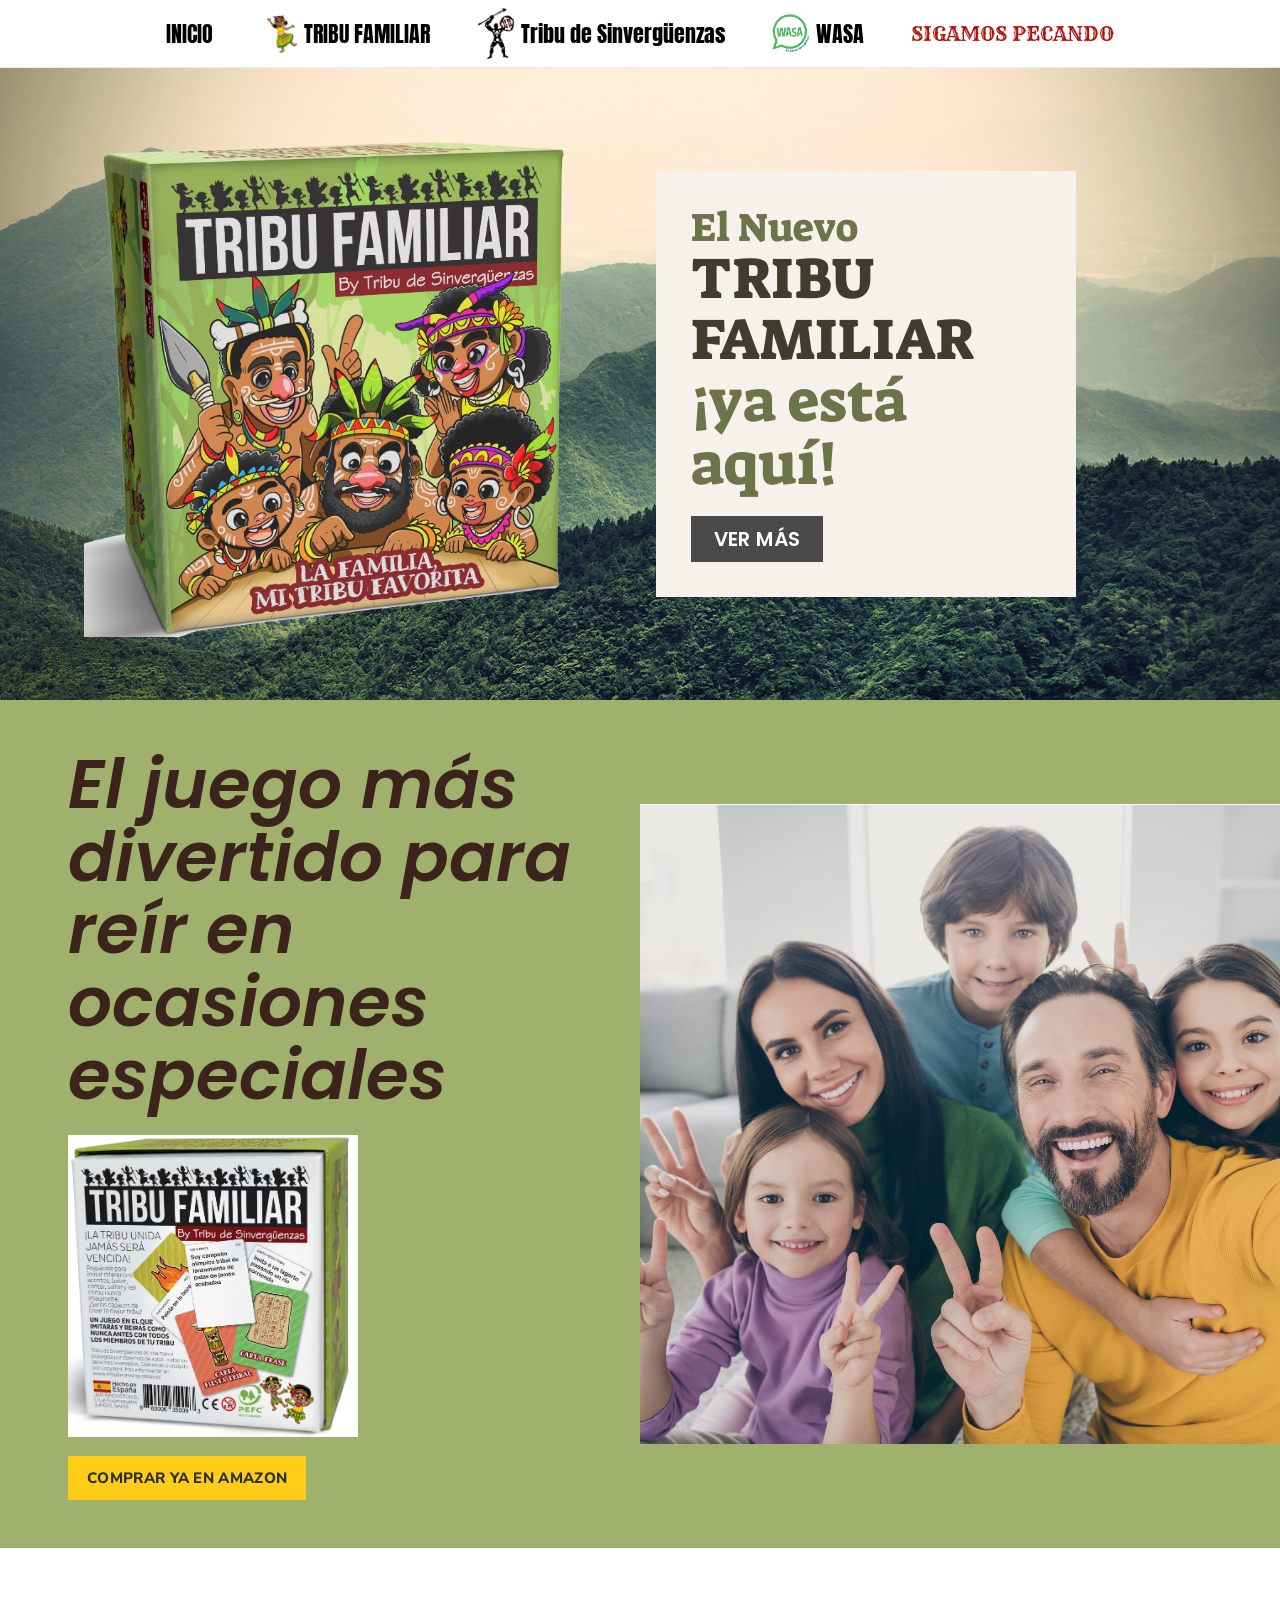
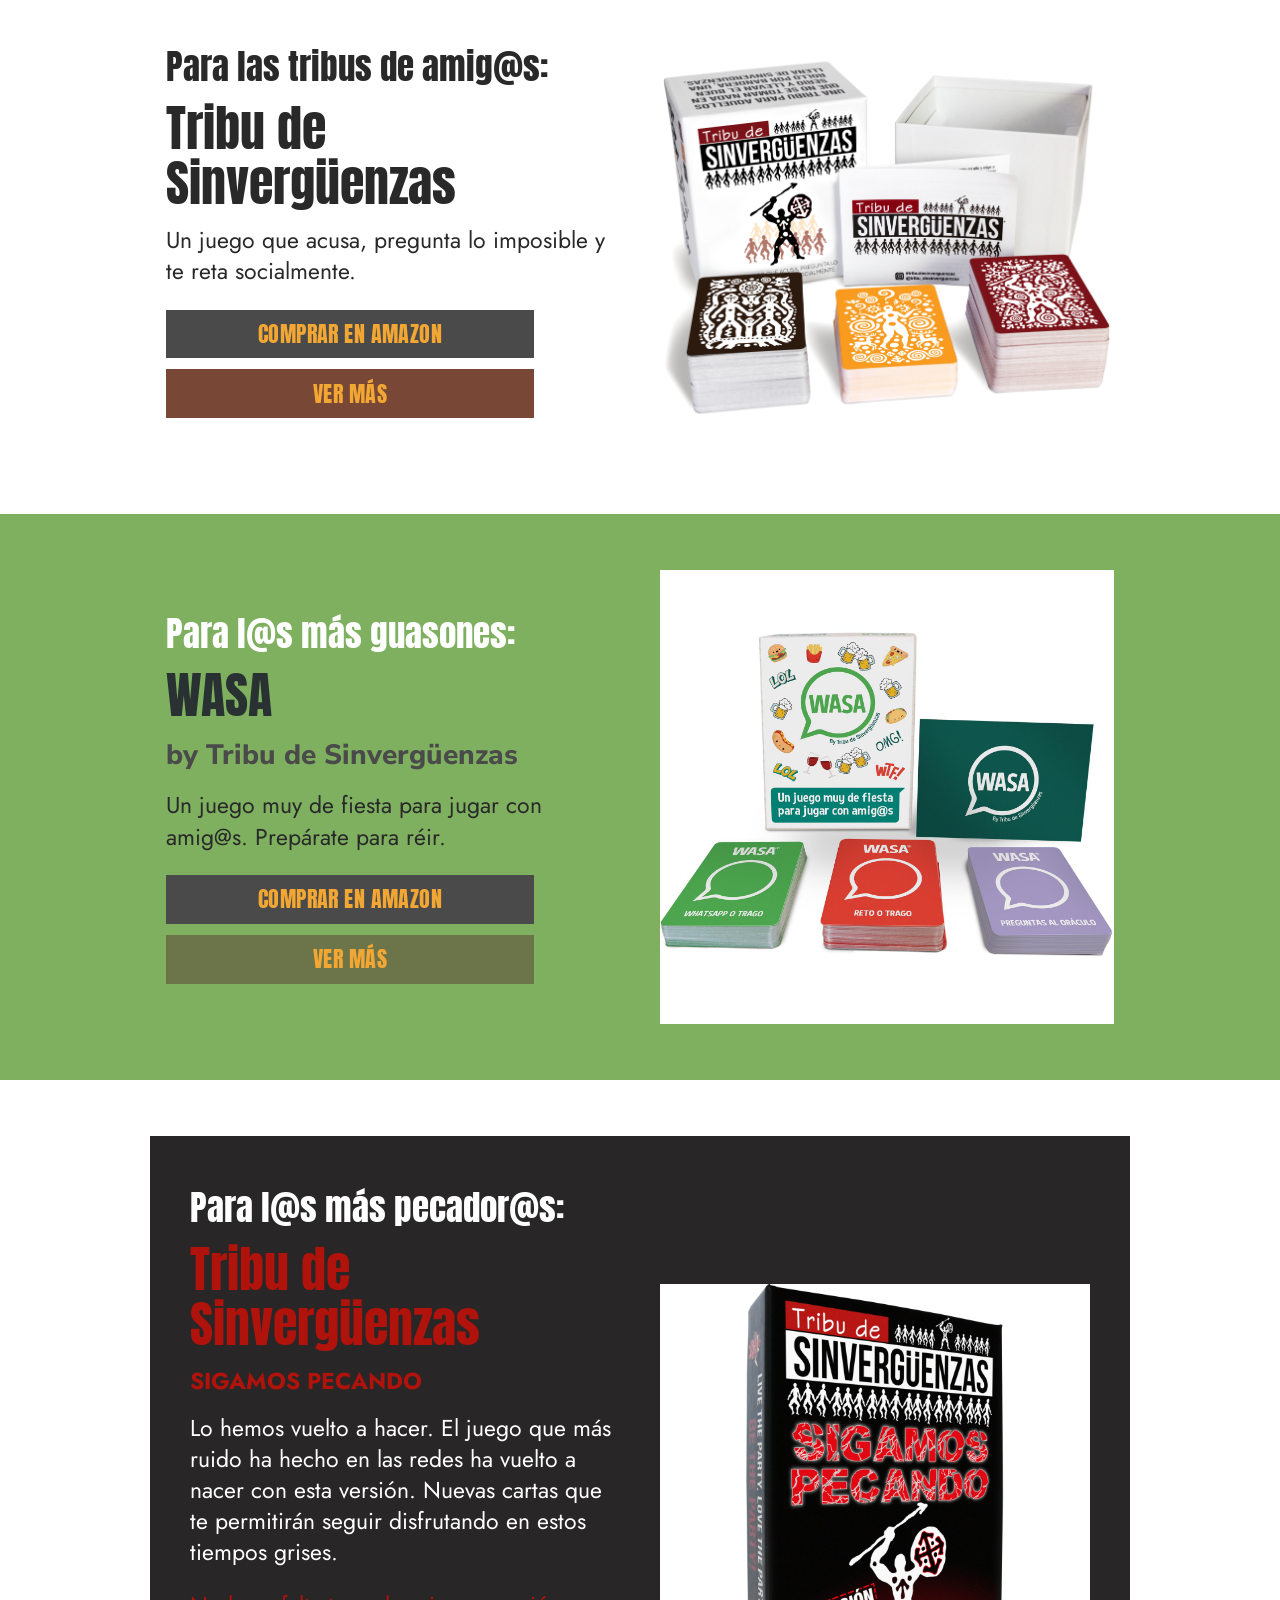
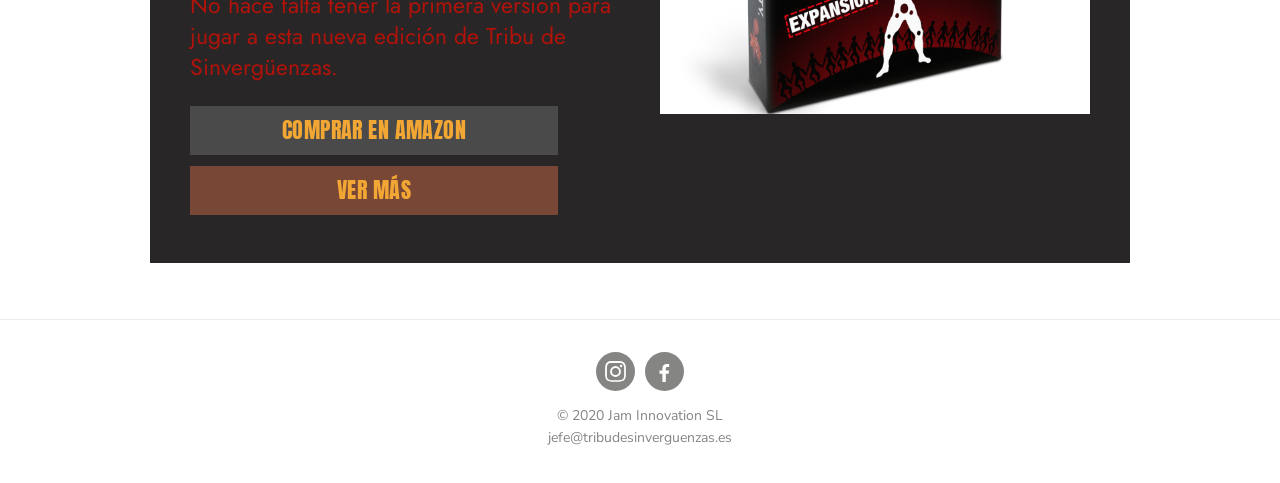
<file: index.html>
<!DOCTYPE html>
<html lang="es">
<head>
<meta charset="UTF-8">
<meta name="viewport" content="width=device-width, initial-scale=1">
<title>Juegos Gamberros | Tribu De Sinvergüenzas</title>
<meta name="description" content="Juegos de mesa gamberros y de fiesta: Tribu Familiar, Tribu de Sinvergüenzas, WASA y Sigamos Pecando.">
<link rel="preconnect" href="https://fonts.googleapis.com">
<link rel="preconnect" href="https://fonts.gstatic.com" crossorigin>
<link href="https://fonts.googleapis.com/css2?family=Anton&family=Jost:wght@400;700&family=Nunito+Sans:ital,wght@0,400;0,800;1,800&family=Poppins:ital,wght@0,600;1,600&family=Rye&family=Suez+One&display=swap" rel="stylesheet">
<link rel="stylesheet" href="css/style.css">
</head>
<body>

<header class="cabecera">
  <nav class="cabecera-inner" aria-label="Juegos">
    <a href="index.html">INICIO</a>
    <a href="tribufamiliar.html"><img src="images/1f0e31_7af7dc77731c49d4a7b194ce9ae18150.png" alt="">TRIBU FAMILIAR</a>
    <a href="tribu.html"><img src="images/97ae45_40af73b3b44f4be3b6e86355d51bf430.jpg" alt="">Tribu de Sinvergüenzas</a>
    <a href="wasa.html"><img src="images/1f0e31_98fb23111f4145889fed183e33e5a864.jpg" alt="">WASA</a>
    <a class="sp" href="sigamospecando.html">SIGAMOS PECANDO</a>
  </nav>
</header>

<main>

<section class="hero">
  <div class="caja"><img src="images/1f0e31_3781abc5359e41c5b0c8c914407fffd7.png" alt="Caja del juego Tribu Familiar"></div>
  <div class="panel">
    <p class="l1">El Nuevo</p>
    <p class="l2">TRIBU FAMILIAR</p>
    <p class="l3">¡ya está aquí!</p>
    <a class="btn gris-claro" href="tribufamiliar.html">VER MÁS</a>
  </div>
</section>

<section class="familia">
  <div class="texto">
    <p class="frase">El juego más divertido para reír en ocasiones especiales</p>
    <img class="caja" src="images/1f0e31_a00c178b9daf4deb94c7227aee556c38.jpg" alt="Tribu Familiar: caja y cartas">
    <a class="btn amarillo" href="https://www.amazon.es/dp/B0B57C3CXR">COMPRAR YA EN AMAZON</a>
  </div>
  <div class="foto"><img src="images/1f0e31_b575476a45ee4676b95f74e477518341.jpg" alt="Una familia jugando a Tribu Familiar"></div>
</section>

<section class="banda">
  <div class="banda-inner">
    <div class="texto">
      <p class="intro">Para las tribus de amig@s:</p>
      <h2>Tribu de Sinvergüenzas</h2>
      <p>Un juego que acusa, pregunta lo imposible y te reta socialmente.</p>
      <div class="botones">
        <a class="btn" href="https://www.amazon.es/Tribu-Sinverg%C3%BCenzas-Mejor-Juegos-Fiestas/dp/B07VX14V75?maas=maas_adg_CB29F418C3570E9B50F0083ED837A168_afap_abs&amp;ref_=aa_maas&amp;tag=maas&amp;ref_=ast_sto_dp">COMPRAR EN AMAZON</a>
        <a class="btn marron" href="tribu.html">VER MÁS</a>
      </div>
    </div>
    <div class="foto"><img src="images/97ae45_84abda0a71f940b8aa8203c719ce4091.jpg" alt="Juego Tribu de Sinvergüenzas"></div>
  </div>
</section>

<section class="banda" style="--bg:var(--verde); --txt:#fff;">
  <div class="banda-inner">
    <div class="texto">
      <p class="intro" style="color:#fff;">Para l@s más guasones:</p>
      <h2 style="color:#293133;">WASA</h2>
      <p style="font-family:'Nunito Sans',sans-serif; font-weight:800; font-size:28px; color:var(--gris-boton); margin-bottom:1rem;">by Tribu de Sinvergüenzas</p>
      <p style="color:var(--tinta);">Un juego muy de fiesta para jugar con amig@s. Prepárate para réir.</p>
      <div class="botones">
        <a class="btn" href="https://www.amazon.es/Tribu-Sinverg%C3%BCenzas-%F0%9F%A4%A3-WASA-Fiestas/dp/B08BTW5R2B?maas=maas_adg_AD17A0F1D6F1CFB015671F8469B7643E_afap_abs&amp;ref_=aa_maas&amp;tag=maas&amp;ref_=ast_sto_dp">COMPRAR EN AMAZON</a>
        <a class="btn oliva" href="wasa.html">VER MÁS</a>
      </div>
    </div>
    <div class="foto"><img src="images/1f0e31_52ffe3abd0c84fae821433d764284f17.jpeg" alt="Juego WASA"></div>
  </div>
</section>

<section class="banda panel-oscuro">
  <div class="banda-inner">
    <div class="texto">
      <p class="intro">Para l@s más pecador@s:</p>
      <h2>Tribu de Sinvergüenzas</h2>
      <p class="sub">SIGAMOS PECANDO</p>
      <p>Lo hemos vuelto a hacer. El juego que más ruido ha hecho en las redes ha vuelto a nacer con esta versión. Nuevas cartas que te permitirán seguir disfrutando en estos tiempos grises.</p>
      <p class="nota">No hace falta tener la primera versión para jugar a esta nueva edición de Tribu de Sinvergüenzas.</p>
      <div class="botones">
        <a class="btn" href="https://www.amazon.es/Tribu-Sinverg%C3%BCenzas-SIGAMOS-PECANDO-%E2%9D%A4%EF%B8%8F%F0%9F%92%AA%F0%9F%8F%BC/dp/B08WJ36CY2?maas=maas_adg_94B6EECC04631C865F5394AB45EBCE1A_afap_abs&amp;ref_=aa_maas&amp;tag=maas&amp;ref_=ast_sto_dp">COMPRAR EN AMAZON</a>
        <a class="btn marron" href="sigamospecando.html">VER MÁS</a>
      </div>
    </div>
    <div class="foto"><img src="images/1f0e31_125d2fc26ba042d5baa8e0ea10f8929e.jpg" alt="Juego Sigamos Pecando"></div>
  </div>
</section>
</main>

<footer>
  <div class="social">
    <a href="https://www.instagram.com/tribu_desinverguenzas/" aria-label="Instagram"><svg viewBox="0 0 24 24" aria-hidden="true"><path d="M12 2.2c3.2 0 3.6 0 4.9.1 1.2.1 1.8.2 2.2.4.6.2 1 .5 1.4.9.4.4.7.8.9 1.4.2.4.4 1 .4 2.2.1 1.3.1 1.7.1 4.9s0 3.6-.1 4.9c-.1 1.2-.2 1.8-.4 2.2-.2.6-.5 1-.9 1.4-.4.4-.8.7-1.4.9-.4.2-1 .4-2.2.4-1.3.1-1.7.1-4.9.1s-3.6 0-4.9-.1c-1.2-.1-1.8-.2-2.2-.4-.6-.2-1-.5-1.4-.9-.4-.4-.7-.8-.9-1.4-.2-.4-.4-1-.4-2.2C2.2 15.6 2.2 15.2 2.2 12s0-3.6.1-4.9c.1-1.2.2-1.8.4-2.2.2-.6.5-1 .9-1.4.4-.4.8-.7 1.4-.9.4-.2 1-.4 2.2-.4C8.4 2.2 8.8 2.2 12 2.2m0-2.2C8.7 0 8.3 0 7 .1 5.7.1 4.9.3 4.1.6c-.7.3-1.4.7-2 1.3-.6.6-1 1.2-1.3 2C.5 4.7.3 5.5.2 6.8.1 8.1.1 8.5.1 11.8s0 3.7.1 5c.1 1.3.3 2.1.6 2.9.3.7.7 1.4 1.3 2 .6.6 1.2 1 2 1.3.8.3 1.6.5 2.9.6 1.3.1 1.7.1 5 .1s3.7 0 5-.1c1.3-.1 2.1-.3 2.9-.6.7-.3 1.4-.7 2-1.3.6-.6 1-1.2 1.3-2 .3-.8.5-1.6.6-2.9.1-1.3.1-1.7.1-5s0-3.7-.1-5c-.1-1.3-.3-2.1-.6-2.9-.3-.7-.7-1.4-1.3-2-.6-.6-1.2-1-2-1.3-.8-.3-1.6-.5-2.9-.6C15.7 0 15.3 0 12 0z"/><path d="M12 5.8a6.2 6.2 0 1 0 0 12.4 6.2 6.2 0 0 0 0-12.4zm0 10.2a4 4 0 1 1 0-8 4 4 0 0 1 0 8z"/><circle cx="18.4" cy="5.6" r="1.4"/></svg></a>
    <a href="https://www.facebook.com/Tribu-De-Sin-Verg%C3%BCenzas-1827739674004609" aria-label="Facebook"><svg viewBox="0 0 24 24" aria-hidden="true"><path d="M13.5 24v-9.4h3.2l.5-3.7h-3.7V8.6c0-1.1.3-1.8 1.8-1.8h2V3.5c-.3 0-1.5-.1-2.9-.1-2.9 0-4.8 1.8-4.8 5v2.5H6.3v3.7h3.3V24z"/></svg></a>
  </div>
  <p>© 2020 Jam Innovation SL</p>
  <p><a href="mailto:jefe@tribudesinverguenzas.es">jefe@tribudesinverguenzas.es</a></p>
</footer>

</body>
</html>
</file>
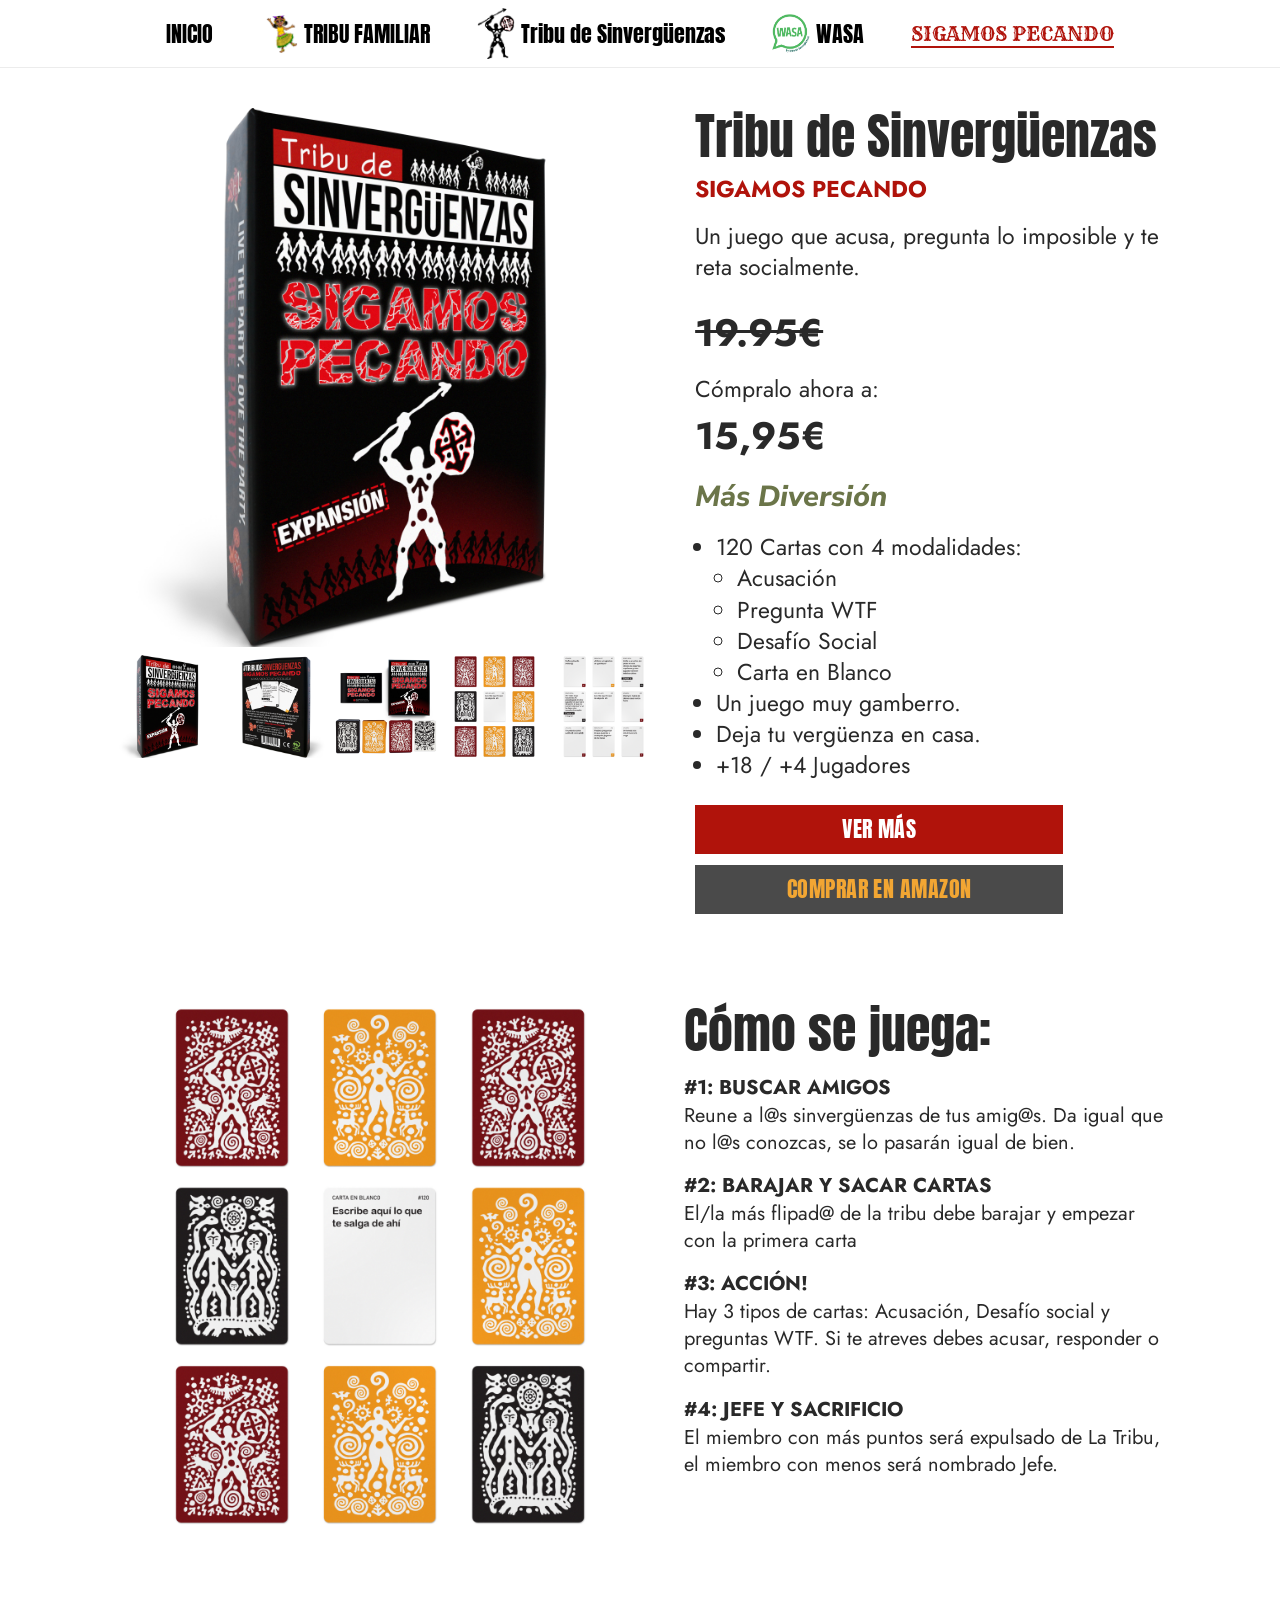
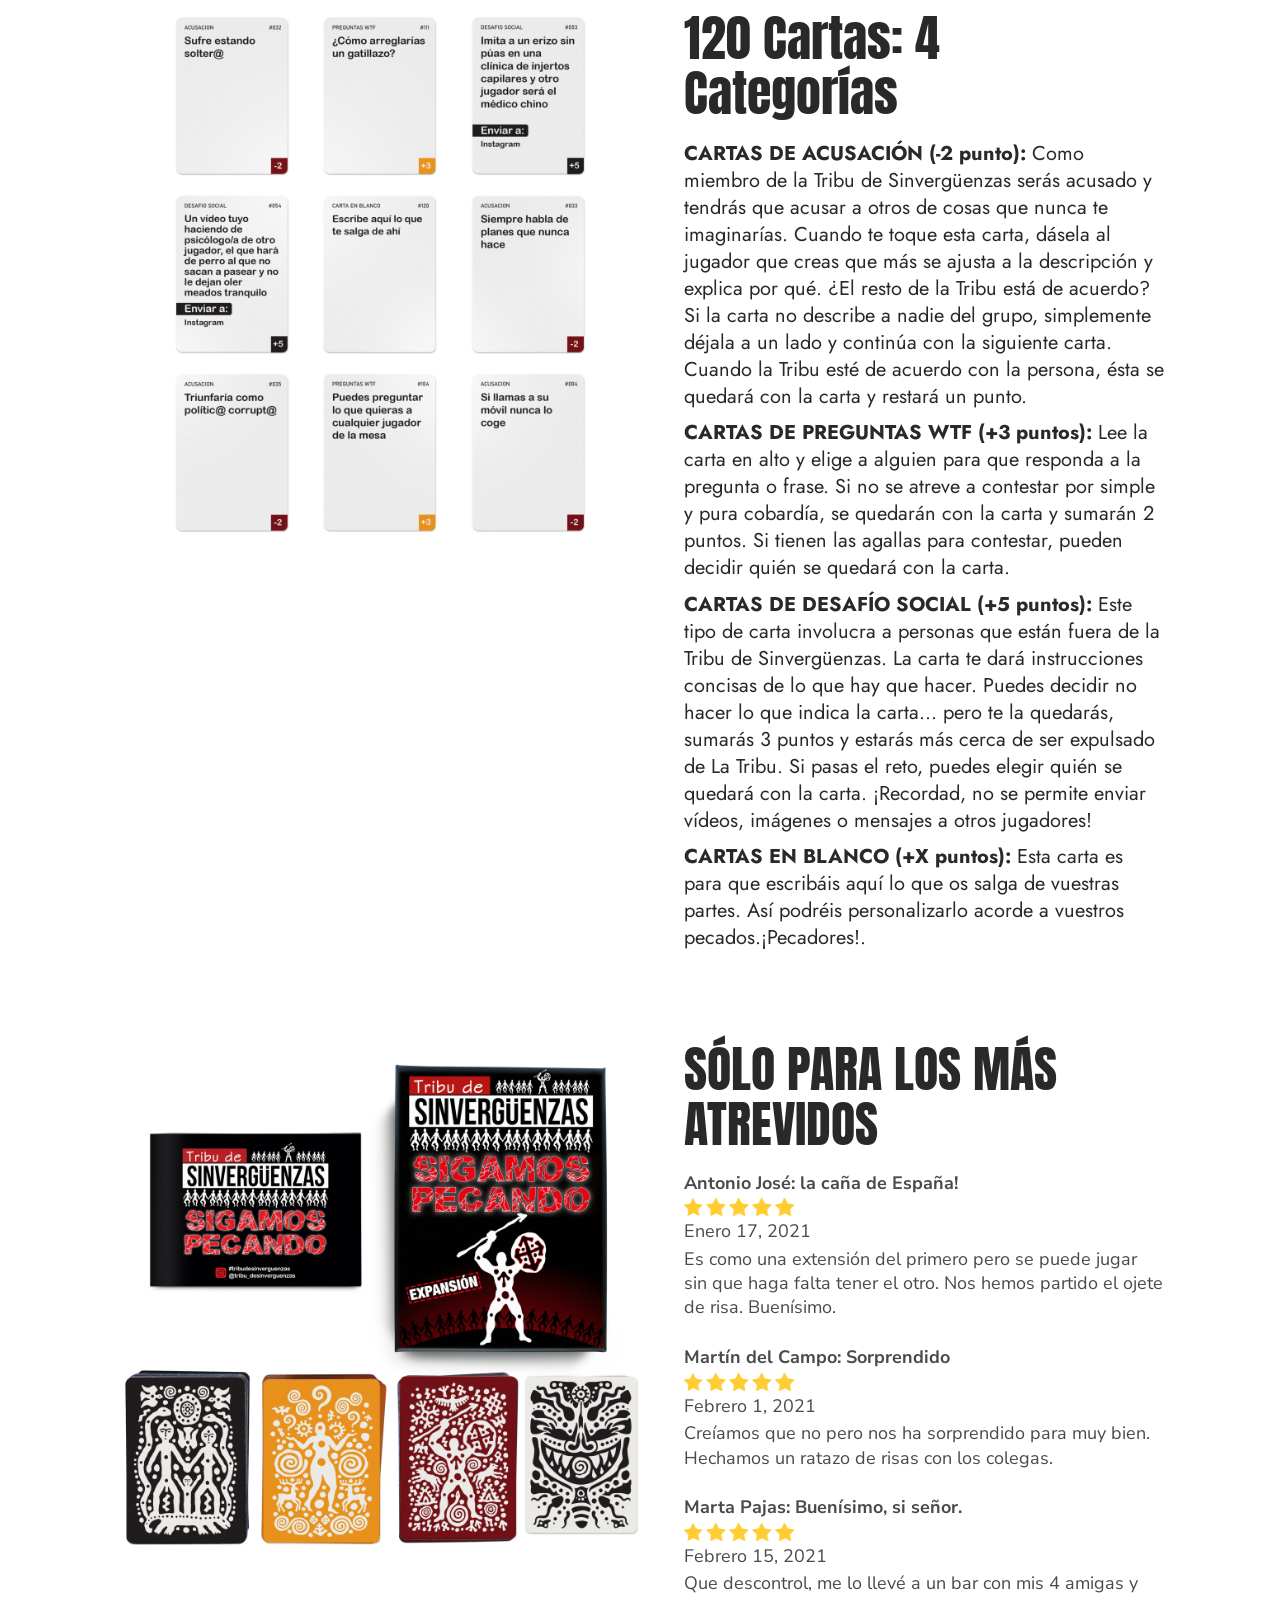
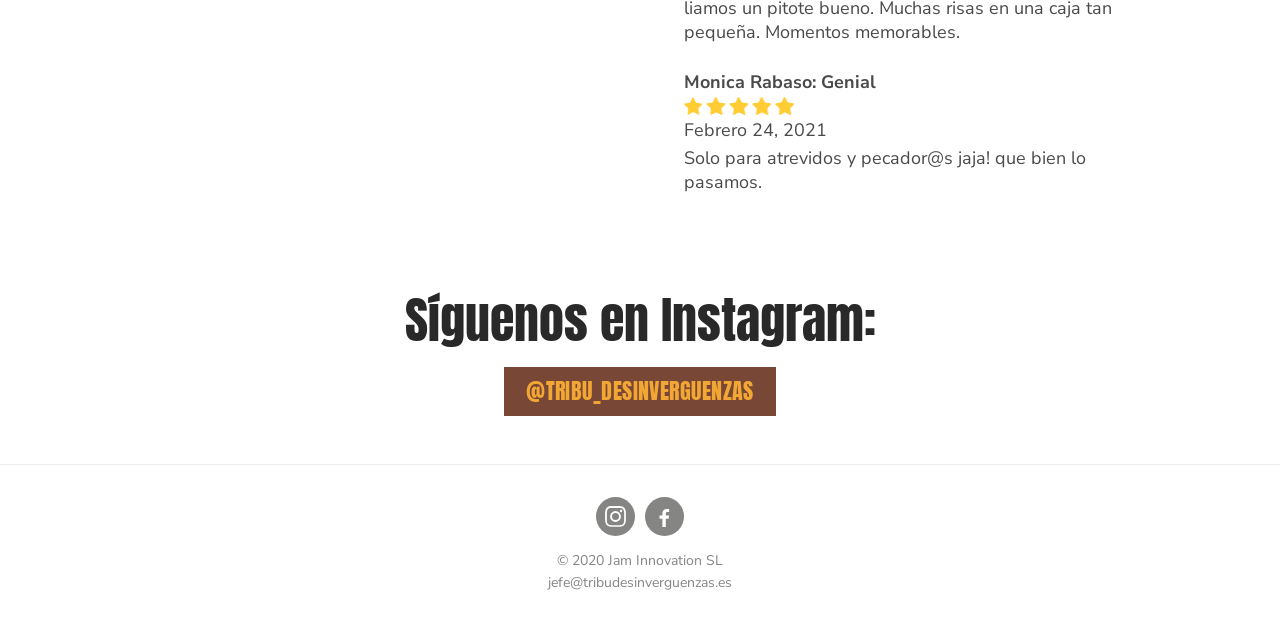
<file: sigamospecando.html>
<!DOCTYPE html>
<html lang="es">
<head>
<meta charset="UTF-8">
<meta name="viewport" content="width=device-width, initial-scale=1">
<title>TRIBU SIGAMOS PECANDO | TribuDeSinVerguenzas</title>
<meta name="description" content="Sigamos Pecando, la expansión de Tribu de Sinvergüenzas: 120 cartas nuevas de acusación, preguntas WTF, desafíos sociales y cartas en blanco.">
<link rel="preconnect" href="https://fonts.googleapis.com">
<link rel="preconnect" href="https://fonts.gstatic.com" crossorigin>
<link href="https://fonts.googleapis.com/css2?family=Anton&family=Jost:wght@400;700&family=Nunito+Sans:ital,wght@0,400;0,800;1,800&family=Poppins:ital,wght@0,600;1,600&family=Rye&family=Suez+One&display=swap" rel="stylesheet">
<link rel="stylesheet" href="css/style.css">
</head>
<body>

<header class="cabecera">
  <nav class="cabecera-inner" aria-label="Juegos">
    <a href="index.html">INICIO</a>
    <a href="tribufamiliar.html"><img src="images/1f0e31_7af7dc77731c49d4a7b194ce9ae18150.png" alt="">TRIBU FAMILIAR</a>
    <a href="tribu.html"><img src="images/97ae45_40af73b3b44f4be3b6e86355d51bf430.jpg" alt="">Tribu de Sinvergüenzas</a>
    <a href="wasa.html"><img src="images/1f0e31_98fb23111f4145889fed183e33e5a864.jpg" alt="">WASA</a>
    <a class="sp" aria-current="page" href="sigamospecando.html">SIGAMOS PECANDO</a>
  </nav>
</header>

<main>
<article class="producto">
  <div class="galeria">
    <img class="principal" src="images/1f0e31_125d2fc26ba042d5baa8e0ea10f8929e.jpg" alt="">
    <div class="miniaturas">
      <img src="images/1f0e31_5482dcafb9c8426a95bd6959b562285e.jpg" alt="">
      <img src="images/1f0e31_8fcb0add8f434a6fb0b76c2502ce3f74.jpg" alt="">
      <img src="images/1f0e31_03945f1cb01e44c780a5086e5c1b6f96.jpg" alt="">
      <img src="images/1f0e31_a7f4e1afc26e4278b4211837a14cde34.jpg" alt="">
      <img src="images/1f0e31_06cbd2d40f23452abebdb71e2faf33b5.jpg" alt="">
    </div>
  </div>
  <div class="info">
    <h1>Tribu de Sinvergüenzas</h1>
  <p style="font-family:'Jost',sans-serif;font-weight:700;font-size:23px;color:var(--rojo);margin:-.6rem 0 1rem;">SIGAMOS PECANDO</p>
    <p class="porque">Un juego que acusa, pregunta lo imposible y te reta socialmente.</p>
    <p class="precios"><span class="precio-viejo">19.95€</span></p>
    <p style="margin:0 0 .3rem;">Cómpralo ahora a:</p>
    <p class="precios"><span class="precio">15,95€</span></p>
    <p class="claim">Más Diversión</p>
    <ul>
      <li>120 Cartas con 4 modalidades:
        <ul><li>Acusación</li><li>Pregunta WTF</li><li>Desafío Social</li><li>Carta en Blanco</li></ul>
      </li>
      <li>Un juego muy gamberro.</li>
      <li>Deja tu vergüenza en casa.</li>
      <li>+18 / +4 Jugadores</li>
    </ul>
    <div class="botones">
      <a class="btn rojo" href="#comoSeJuega">VER MÁS</a>
      <a class="btn" href="https://www.amazon.es/Tribu-Sinverg%C3%BCenzas-SIGAMOS-PECANDO-%E2%9D%A4%EF%B8%8F%F0%9F%92%AA%F0%9F%8F%BC/dp/B08WJ36CY2?maas=maas_adg_94B6EECC04631C865F5394AB45EBCE1A_afap_abs&amp;ref_=aa_maas&amp;tag=maas&amp;ref_=ast_sto_dp">COMPRAR EN AMAZON</a>
    </div>
  </div>
</article>

<section class="seccion imagen-izq " id="comoSeJuega">
  <div class="ilustracion"><img src="images/1f0e31_a7f4e1afc26e4278b4211837a14cde34.jpg" alt=""></div>
  <div class="cuerpo">
    <h2>Cómo se juega:</h2>
    <h3>#1: BUSCAR AMIGOS</h3>
    <p>Reune a l@s sinvergüenzas de tus amig@s. Da igual que no l@s conozcas, se lo pasarán igual de bien.</p>
    <h3>#2: BARAJAR Y SACAR CARTAS</h3>
    <p>El/la más flipad@ de la tribu debe barajar y empezar con la primera carta</p>
    <h3>#3: ACCIÓN!</h3>
    <p>Hay 3 tipos de cartas: Acusación, Desafío social y preguntas WTF. Si te atreves debes acusar, responder o compartir.</p>
    <h3>#4: JEFE Y SACRIFICIO</h3>
    <p>El miembro con más puntos será expulsado de La Tribu, el miembro con menos será nombrado Jefe.</p>
  </div>
</section>

<section class="seccion imagen-izq ">
  <div class="ilustracion"><img src="images/1f0e31_06cbd2d40f23452abebdb71e2faf33b5.jpg" alt=""></div>
  <div class="cuerpo">
    <h2>120 Cartas: 4 Categorías</h2>
    <p><strong>CARTAS DE ACUSACIÓN (-2 punto):</strong> Como miembro de la Tribu de Sinvergüenzas serás acusado y tendrás que acusar a otros de cosas que nunca te imaginarías. Cuando te toque esta carta, dásela al jugador que creas que más se ajusta a la descripción y explica por qué. ¿El resto de la Tribu está de acuerdo? Si la carta no describe a nadie del grupo, simplemente déjala a un lado y continúa con la siguiente carta. Cuando la Tribu esté de acuerdo con la persona, ésta se quedará con la carta y restará un punto.</p>
    <p><strong>CARTAS DE PREGUNTAS WTF (+3 puntos):</strong> Lee la carta en alto y elige a alguien para que responda a la pregunta o frase. Si no se atreve a contestar por simple y pura cobardía, se quedarán con la carta y sumarán 2 puntos. Si tienen las agallas para contestar, pueden decidir quién se quedará con la carta.</p>
    <p><strong>CARTAS DE DESAFÍO SOCIAL (+5 puntos):</strong> Este tipo de carta involucra a personas que están fuera de la Tribu de Sinvergüenzas. La carta te dará instrucciones concisas de lo que hay que hacer. Puedes decidir no hacer lo que indica la carta... pero te la quedarás, sumarás 3 puntos y estarás más cerca de ser expulsado de La Tribu. Si pasas el reto, puedes elegir quién se quedará con la carta. ¡Recordad, no se permite enviar vídeos, imágenes o mensajes a otros jugadores!</p>
    <p><strong>CARTAS EN BLANCO (+X puntos):</strong> Esta carta es para que escribáis aquí lo que os salga de vuestras partes. Así podréis personalizarlo acorde a vuestros pecados.¡Pecadores!.</p>
  </div>
</section>
<section class="seccion imagen-izq opiniones">
  <div class="ilustracion"><img src="images/1f0e31_03945f1cb01e44c780a5086e5c1b6f96.jpg" alt=""></div>
  <div class="cuerpo">
    <h2>SÓLO PARA LOS MÁS ATREVIDOS</h2>
    <div class="resena">
      <p class="nombre">Antonio José: la caña de España!</p>
      <img class="estrellas" src="images/97ae45_0c895eaf3e76449581326569c1b3637d.png" alt="5 de 5 estrellas">
      <p class="fecha">Enero 17, 2021</p>
      <p>Es como una extensión del primero pero se puede jugar sin que haga falta tener el otro. Nos hemos partido el ojete de risa. Buenísimo.</p>
    </div>
    <div class="resena">
      <p class="nombre">Martín del Campo: Sorprendido</p>
      <img class="estrellas" src="images/97ae45_0c895eaf3e76449581326569c1b3637d.png" alt="5 de 5 estrellas">
      <p class="fecha">Febrero 1, 2021</p>
      <p>Creíamos que no pero nos ha sorprendido para muy bien. Hechamos un ratazo de risas con los colegas.</p>
    </div>
    <div class="resena">
      <p class="nombre">Marta Pajas: Buenísimo, si señor.</p>
      <img class="estrellas" src="images/97ae45_0c895eaf3e76449581326569c1b3637d.png" alt="5 de 5 estrellas">
      <p class="fecha">Febrero 15, 2021</p>
      <p>Que descontrol, me lo llevé a un bar con mis 4 amigas y liamos un pitote bueno. Muchas risas en una caja tan pequeña. Momentos memorables.</p>
    </div>
    <div class="resena">
      <p class="nombre">Monica Rabaso: Genial</p>
      <img class="estrellas" src="images/97ae45_0c895eaf3e76449581326569c1b3637d.png" alt="5 de 5 estrellas">
      <p class="fecha">Febrero 24, 2021</p>
      <p>Solo para atrevidos y pecador@s jaja! que bien lo pasamos.</p>
    </div>
  </div>
</section>
<section class="instagram">
  <h2>Síguenos en Instagram:</h2>
  <a class="btn marron" href="https://www.instagram.com/tribu_desinverguenzas/">@tribu_desinverguenzas</a>
</section>
</main>

<footer>
  <div class="social">
    <a href="https://www.instagram.com/tribu_desinverguenzas/" aria-label="Instagram"><svg viewBox="0 0 24 24" aria-hidden="true"><path d="M12 2.2c3.2 0 3.6 0 4.9.1 1.2.1 1.8.2 2.2.4.6.2 1 .5 1.4.9.4.4.7.8.9 1.4.2.4.4 1 .4 2.2.1 1.3.1 1.7.1 4.9s0 3.6-.1 4.9c-.1 1.2-.2 1.8-.4 2.2-.2.6-.5 1-.9 1.4-.4.4-.8.7-1.4.9-.4.2-1 .4-2.2.4-1.3.1-1.7.1-4.9.1s-3.6 0-4.9-.1c-1.2-.1-1.8-.2-2.2-.4-.6-.2-1-.5-1.4-.9-.4-.4-.7-.8-.9-1.4-.2-.4-.4-1-.4-2.2C2.2 15.6 2.2 15.2 2.2 12s0-3.6.1-4.9c.1-1.2.2-1.8.4-2.2.2-.6.5-1 .9-1.4.4-.4.8-.7 1.4-.9.4-.2 1-.4 2.2-.4C8.4 2.2 8.8 2.2 12 2.2m0-2.2C8.7 0 8.3 0 7 .1 5.7.1 4.9.3 4.1.6c-.7.3-1.4.7-2 1.3-.6.6-1 1.2-1.3 2C.5 4.7.3 5.5.2 6.8.1 8.1.1 8.5.1 11.8s0 3.7.1 5c.1 1.3.3 2.1.6 2.9.3.7.7 1.4 1.3 2 .6.6 1.2 1 2 1.3.8.3 1.6.5 2.9.6 1.3.1 1.7.1 5 .1s3.7 0 5-.1c1.3-.1 2.1-.3 2.9-.6.7-.3 1.4-.7 2-1.3.6-.6 1-1.2 1.3-2 .3-.8.5-1.6.6-2.9.1-1.3.1-1.7.1-5s0-3.7-.1-5c-.1-1.3-.3-2.1-.6-2.9-.3-.7-.7-1.4-1.3-2-.6-.6-1.2-1-2-1.3-.8-.3-1.6-.5-2.9-.6C15.7 0 15.3 0 12 0z"/><path d="M12 5.8a6.2 6.2 0 1 0 0 12.4 6.2 6.2 0 0 0 0-12.4zm0 10.2a4 4 0 1 1 0-8 4 4 0 0 1 0 8z"/><circle cx="18.4" cy="5.6" r="1.4"/></svg></a>
    <a href="https://www.facebook.com/Tribu-De-Sin-Verg%C3%BCenzas-1827739674004609" aria-label="Facebook"><svg viewBox="0 0 24 24" aria-hidden="true"><path d="M13.5 24v-9.4h3.2l.5-3.7h-3.7V8.6c0-1.1.3-1.8 1.8-1.8h2V3.5c-.3 0-1.5-.1-2.9-.1-2.9 0-4.8 1.8-4.8 5v2.5H6.3v3.7h3.3V24z"/></svg></a>
  </div>
  <p>© 2020 Jam Innovation SL</p>
  <p><a href="mailto:jefe@tribudesinverguenzas.es">jefe@tribudesinverguenzas.es</a></p>
</footer>

</body>
</html>
</file>
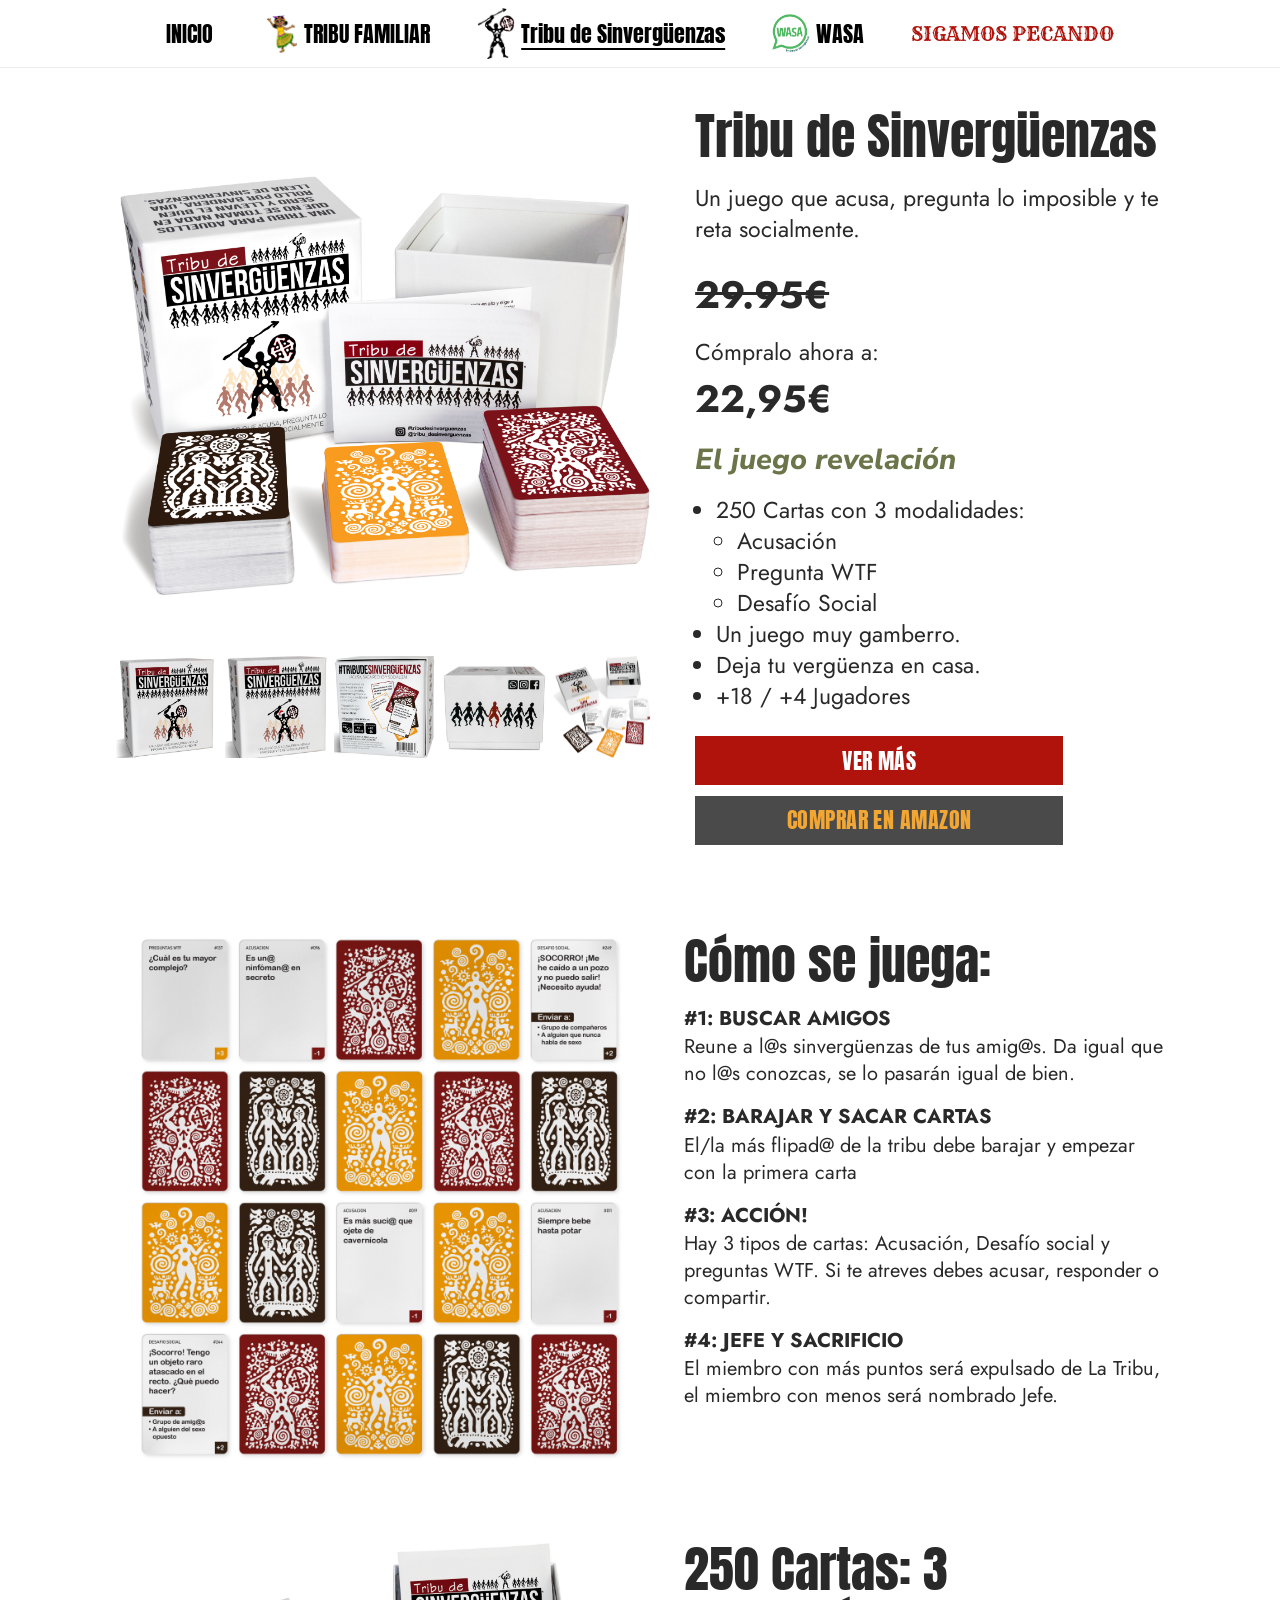
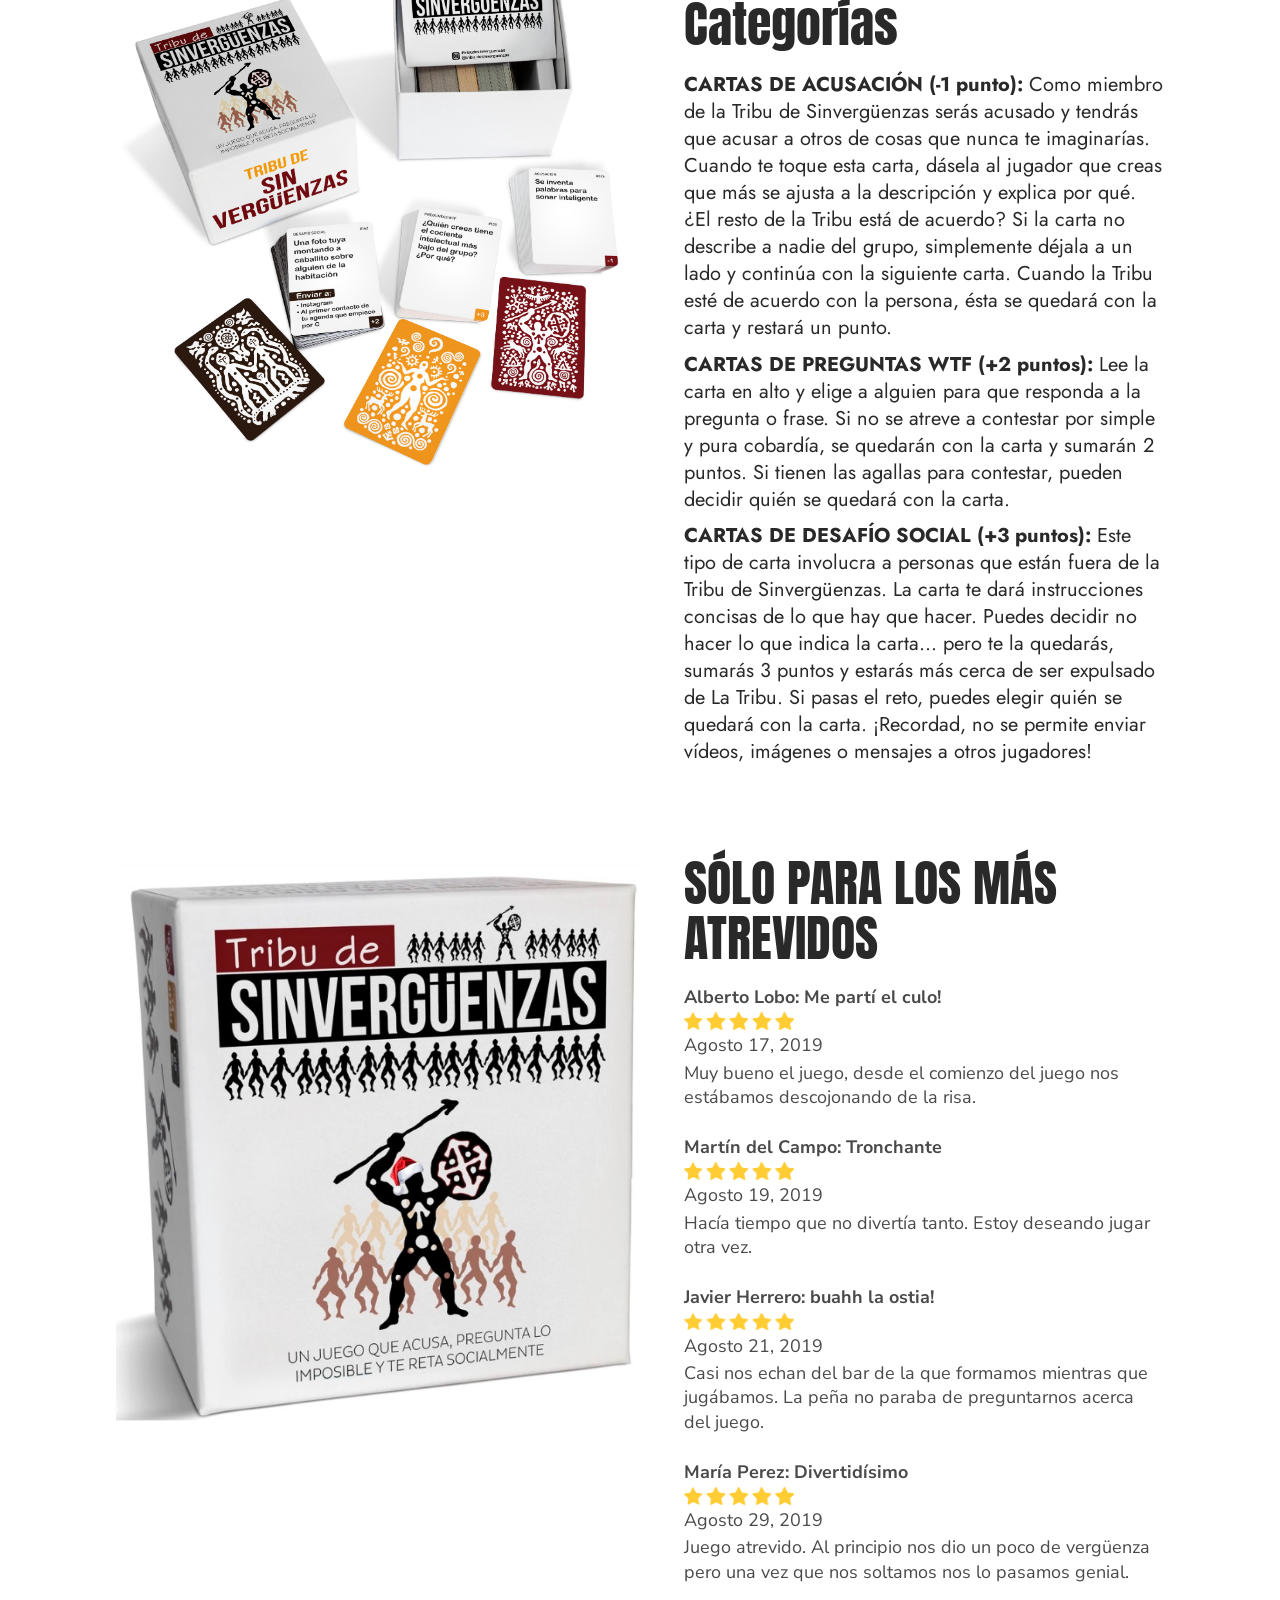
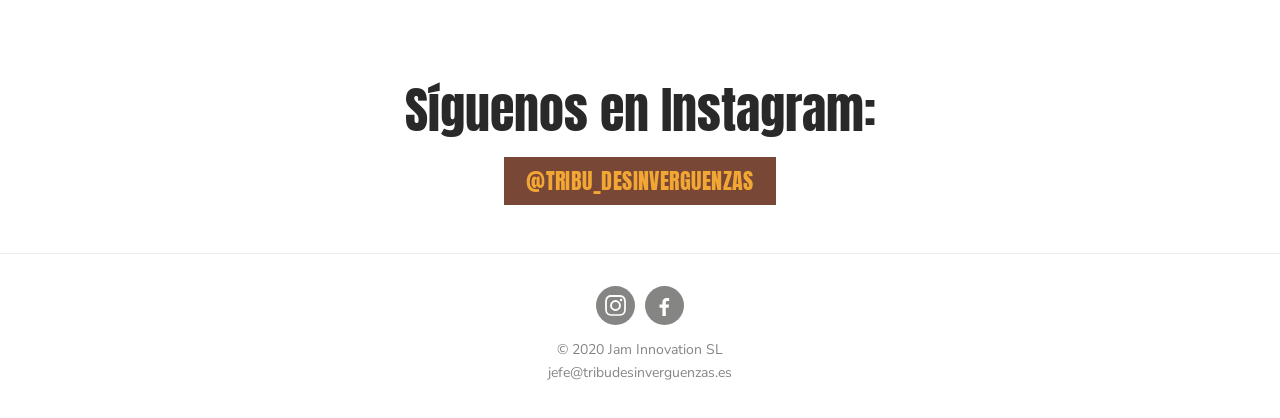
<file: tribu.html>
<!DOCTYPE html>
<html lang="es">
<head>
<meta charset="UTF-8">
<meta name="viewport" content="width=device-width, initial-scale=1">
<title>TRIBU | TribuDeSinVerguenzas</title>
<meta name="description" content="Tribu de Sinvergüenzas: 250 cartas de acusación, preguntas WTF y desafíos sociales. El juego de mesa más gamberro para grupos de amigos.">
<link rel="preconnect" href="https://fonts.googleapis.com">
<link rel="preconnect" href="https://fonts.gstatic.com" crossorigin>
<link href="https://fonts.googleapis.com/css2?family=Anton&family=Jost:wght@400;700&family=Nunito+Sans:ital,wght@0,400;0,800;1,800&family=Poppins:ital,wght@0,600;1,600&family=Rye&family=Suez+One&display=swap" rel="stylesheet">
<link rel="stylesheet" href="css/style.css">
</head>
<body>

<header class="cabecera">
  <nav class="cabecera-inner" aria-label="Juegos">
    <a href="index.html">INICIO</a>
    <a href="tribufamiliar.html"><img src="images/1f0e31_7af7dc77731c49d4a7b194ce9ae18150.png" alt="">TRIBU FAMILIAR</a>
    <a aria-current="page" href="tribu.html"><img src="images/97ae45_40af73b3b44f4be3b6e86355d51bf430.jpg" alt="">Tribu de Sinvergüenzas</a>
    <a href="wasa.html"><img src="images/1f0e31_98fb23111f4145889fed183e33e5a864.jpg" alt="">WASA</a>
    <a class="sp" href="sigamospecando.html">SIGAMOS PECANDO</a>
  </nav>
</header>

<main>
<article class="producto">
  <div class="galeria">
    <img class="principal" src="images/97ae45_84abda0a71f940b8aa8203c719ce4091.jpg" alt="">
    <div class="miniaturas">
      <img src="images/97ae45_4ffe55f5db004f8a8fb6c61949f92fc5.jpg" alt="">
      <img src="images/97ae45_000cdc36027643838b489c6c3cd4b1fe.jpg" alt="">
      <img src="images/1f0e31_08f94eefd1454c879f728deab1e4ff3e.jpg" alt="">
      <img src="images/97ae45_d17163b312bb496a9b88bb707e03a28d.jpg" alt="">
      <img src="images/97ae45_d1dd25935a3a4f9eae829e36b0e4a37a.jpg" alt="">
    </div>
  </div>
  <div class="info">
    <h1>Tribu de Sinvergüenzas</h1>
    <p class="porque">Un juego que acusa, pregunta lo imposible y te reta socialmente.</p>
    <p class="precios"><span class="precio-viejo">29.95€</span></p>
    <p style="margin:0 0 .3rem;">Cómpralo ahora a:</p>
    <p class="precios"><span class="precio">22,95€</span></p>
    <p class="claim">El juego revelación</p>
    <ul>
      <li>250 Cartas con 3 modalidades:
        <ul><li>Acusación</li><li>Pregunta WTF</li><li>Desafío Social</li></ul>
      </li>
      <li>Un juego muy gamberro.</li>
      <li>Deja tu vergüenza en casa.</li>
      <li>+18 / +4 Jugadores</li>
    </ul>
    <div class="botones">
      <a class="btn rojo" href="#comoSeJuega">VER MÁS</a>
      <a class="btn" href="https://www.amazon.es/Tribu-Sinverg%C3%BCenzas-Mejor-Juegos-Fiestas/dp/B07VX14V75?maas=maas_adg_CB29F418C3570E9B50F0083ED837A168_afap_abs&amp;ref_=aa_maas&amp;tag=maas&amp;ref_=ast_sto_dp">COMPRAR EN AMAZON</a>
    </div>
  </div>
</article>

<section class="seccion imagen-izq " id="comoSeJuega">
  <div class="ilustracion"><img src="images/97ae45_6b1f818e55a948d996e88a7189fd97f2.jpg" alt=""></div>
  <div class="cuerpo">
    <h2>Cómo se juega:</h2>
    <h3>#1: BUSCAR AMIGOS</h3>
    <p>Reune a l@s sinvergüenzas de tus amig@s. Da igual que no l@s conozcas, se lo pasarán igual de bien.</p>
    <h3>#2: BARAJAR Y SACAR CARTAS</h3>
    <p>El/la más flipad@ de la tribu debe barajar y empezar con la primera carta</p>
    <h3>#3: ACCIÓN!</h3>
    <p>Hay 3 tipos de cartas: Acusación, Desafío social y preguntas WTF. Si te atreves debes acusar, responder o compartir.</p>
    <h3>#4: JEFE Y SACRIFICIO</h3>
    <p>El miembro con más puntos será expulsado de La Tribu, el miembro con menos será nombrado Jefe.</p>
  </div>
</section>

<section class="seccion imagen-izq ">
  <div class="ilustracion"><img src="images/97ae45_d1dd25935a3a4f9eae829e36b0e4a37a.jpg" alt=""></div>
  <div class="cuerpo">
    <h2>250 Cartas: 3 Categorías</h2>
    <p><strong>CARTAS DE ACUSACIÓN (-1 punto):</strong> Como miembro de la Tribu de Sinvergüenzas serás acusado y tendrás que acusar a otros de cosas que nunca te imaginarías. Cuando te toque esta carta, dásela al jugador que creas que más se ajusta a la descripción y explica por qué. ¿El resto de la Tribu está de acuerdo? Si la carta no describe a nadie del grupo, simplemente déjala a un lado y continúa con la siguiente carta. Cuando la Tribu esté de acuerdo con la persona, ésta se quedará con la carta y restará un punto.</p>
    <p><strong>CARTAS DE PREGUNTAS WTF (+2 puntos):</strong> Lee la carta en alto y elige a alguien para que responda a la pregunta o frase. Si no se atreve a contestar por simple y pura cobardía, se quedarán con la carta y sumarán 2 puntos. Si tienen las agallas para contestar, pueden decidir quién se quedará con la carta.</p>
    <p><strong>CARTAS DE DESAFÍO SOCIAL (+3 puntos):</strong> Este tipo de carta involucra a personas que están fuera de la Tribu de Sinvergüenzas. La carta te dará instrucciones concisas de lo que hay que hacer. Puedes decidir no hacer lo que indica la carta... pero te la quedarás, sumarás 3 puntos y estarás más cerca de ser expulsado de La Tribu. Si pasas el reto, puedes elegir quién se quedará con la carta. ¡Recordad, no se permite enviar vídeos, imágenes o mensajes a otros jugadores!</p>
  </div>
</section>
<section class="seccion imagen-izq opiniones">
  <div class="ilustracion"><img src="images/97ae45_000cdc36027643838b489c6c3cd4b1fe.jpg" alt=""></div>
  <div class="cuerpo">
    <h2>SÓLO PARA LOS MÁS ATREVIDOS</h2>
    <div class="resena">
      <p class="nombre">Alberto Lobo: Me partí el culo!</p>
      <img class="estrellas" src="images/97ae45_0c895eaf3e76449581326569c1b3637d.png" alt="5 de 5 estrellas">
      <p class="fecha">Agosto 17, 2019</p>
      <p>Muy bueno el juego, desde el comienzo del juego nos estábamos descojonando de la risa.</p>
    </div>
    <div class="resena">
      <p class="nombre">Martín del Campo: Tronchante</p>
      <img class="estrellas" src="images/97ae45_0c895eaf3e76449581326569c1b3637d.png" alt="5 de 5 estrellas">
      <p class="fecha">Agosto 19, 2019</p>
      <p>Hacía tiempo que no divertía tanto. Estoy deseando jugar otra vez.</p>
    </div>
    <div class="resena">
      <p class="nombre">Javier Herrero: buahh la ostia!</p>
      <img class="estrellas" src="images/97ae45_0c895eaf3e76449581326569c1b3637d.png" alt="5 de 5 estrellas">
      <p class="fecha">Agosto 21, 2019</p>
      <p>Casi nos echan del bar de la que formamos mientras que jugábamos. La peña no paraba de preguntarnos acerca del juego.</p>
    </div>
    <div class="resena">
      <p class="nombre">María Perez: Divertidísimo</p>
      <img class="estrellas" src="images/97ae45_0c895eaf3e76449581326569c1b3637d.png" alt="5 de 5 estrellas">
      <p class="fecha">Agosto 29, 2019</p>
      <p>Juego atrevido. Al principio nos dio un poco de vergüenza pero una vez que nos soltamos nos lo pasamos genial.</p>
    </div>
  </div>
</section>
<section class="instagram">
  <h2>Síguenos en Instagram:</h2>
  <a class="btn marron" href="https://www.instagram.com/tribu_desinverguenzas/">@tribu_desinverguenzas</a>
</section>
</main>

<footer>
  <div class="social">
    <a href="https://www.instagram.com/tribu_desinverguenzas/" aria-label="Instagram"><svg viewBox="0 0 24 24" aria-hidden="true"><path d="M12 2.2c3.2 0 3.6 0 4.9.1 1.2.1 1.8.2 2.2.4.6.2 1 .5 1.4.9.4.4.7.8.9 1.4.2.4.4 1 .4 2.2.1 1.3.1 1.7.1 4.9s0 3.6-.1 4.9c-.1 1.2-.2 1.8-.4 2.2-.2.6-.5 1-.9 1.4-.4.4-.8.7-1.4.9-.4.2-1 .4-2.2.4-1.3.1-1.7.1-4.9.1s-3.6 0-4.9-.1c-1.2-.1-1.8-.2-2.2-.4-.6-.2-1-.5-1.4-.9-.4-.4-.7-.8-.9-1.4-.2-.4-.4-1-.4-2.2C2.2 15.6 2.2 15.2 2.2 12s0-3.6.1-4.9c.1-1.2.2-1.8.4-2.2.2-.6.5-1 .9-1.4.4-.4.8-.7 1.4-.9.4-.2 1-.4 2.2-.4C8.4 2.2 8.8 2.2 12 2.2m0-2.2C8.7 0 8.3 0 7 .1 5.7.1 4.9.3 4.1.6c-.7.3-1.4.7-2 1.3-.6.6-1 1.2-1.3 2C.5 4.7.3 5.5.2 6.8.1 8.1.1 8.5.1 11.8s0 3.7.1 5c.1 1.3.3 2.1.6 2.9.3.7.7 1.4 1.3 2 .6.6 1.2 1 2 1.3.8.3 1.6.5 2.9.6 1.3.1 1.7.1 5 .1s3.7 0 5-.1c1.3-.1 2.1-.3 2.9-.6.7-.3 1.4-.7 2-1.3.6-.6 1-1.2 1.3-2 .3-.8.5-1.6.6-2.9.1-1.3.1-1.7.1-5s0-3.7-.1-5c-.1-1.3-.3-2.1-.6-2.9-.3-.7-.7-1.4-1.3-2-.6-.6-1.2-1-2-1.3-.8-.3-1.6-.5-2.9-.6C15.7 0 15.3 0 12 0z"/><path d="M12 5.8a6.2 6.2 0 1 0 0 12.4 6.2 6.2 0 0 0 0-12.4zm0 10.2a4 4 0 1 1 0-8 4 4 0 0 1 0 8z"/><circle cx="18.4" cy="5.6" r="1.4"/></svg></a>
    <a href="https://www.facebook.com/Tribu-De-Sin-Verg%C3%BCenzas-1827739674004609" aria-label="Facebook"><svg viewBox="0 0 24 24" aria-hidden="true"><path d="M13.5 24v-9.4h3.2l.5-3.7h-3.7V8.6c0-1.1.3-1.8 1.8-1.8h2V3.5c-.3 0-1.5-.1-2.9-.1-2.9 0-4.8 1.8-4.8 5v2.5H6.3v3.7h3.3V24z"/></svg></a>
  </div>
  <p>© 2020 Jam Innovation SL</p>
  <p><a href="mailto:jefe@tribudesinverguenzas.es">jefe@tribudesinverguenzas.es</a></p>
</footer>

</body>
</html>
</file>
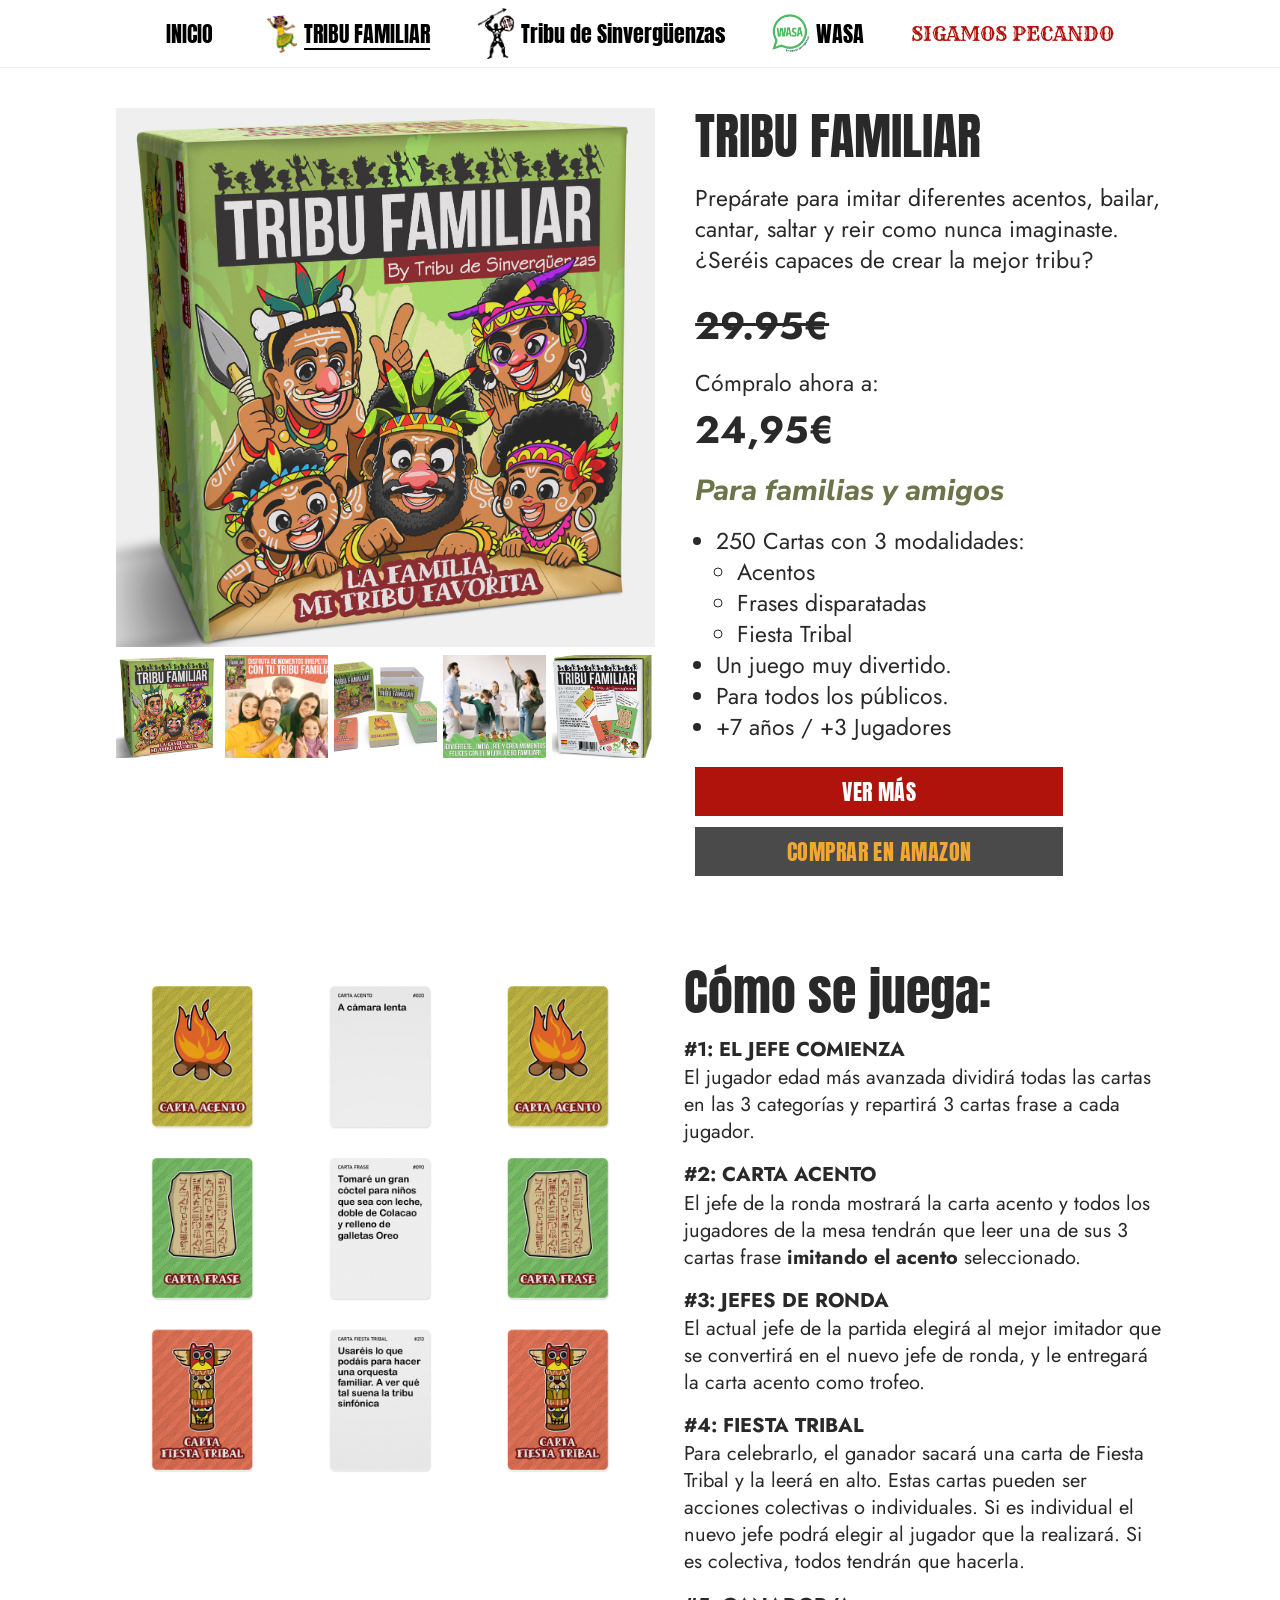
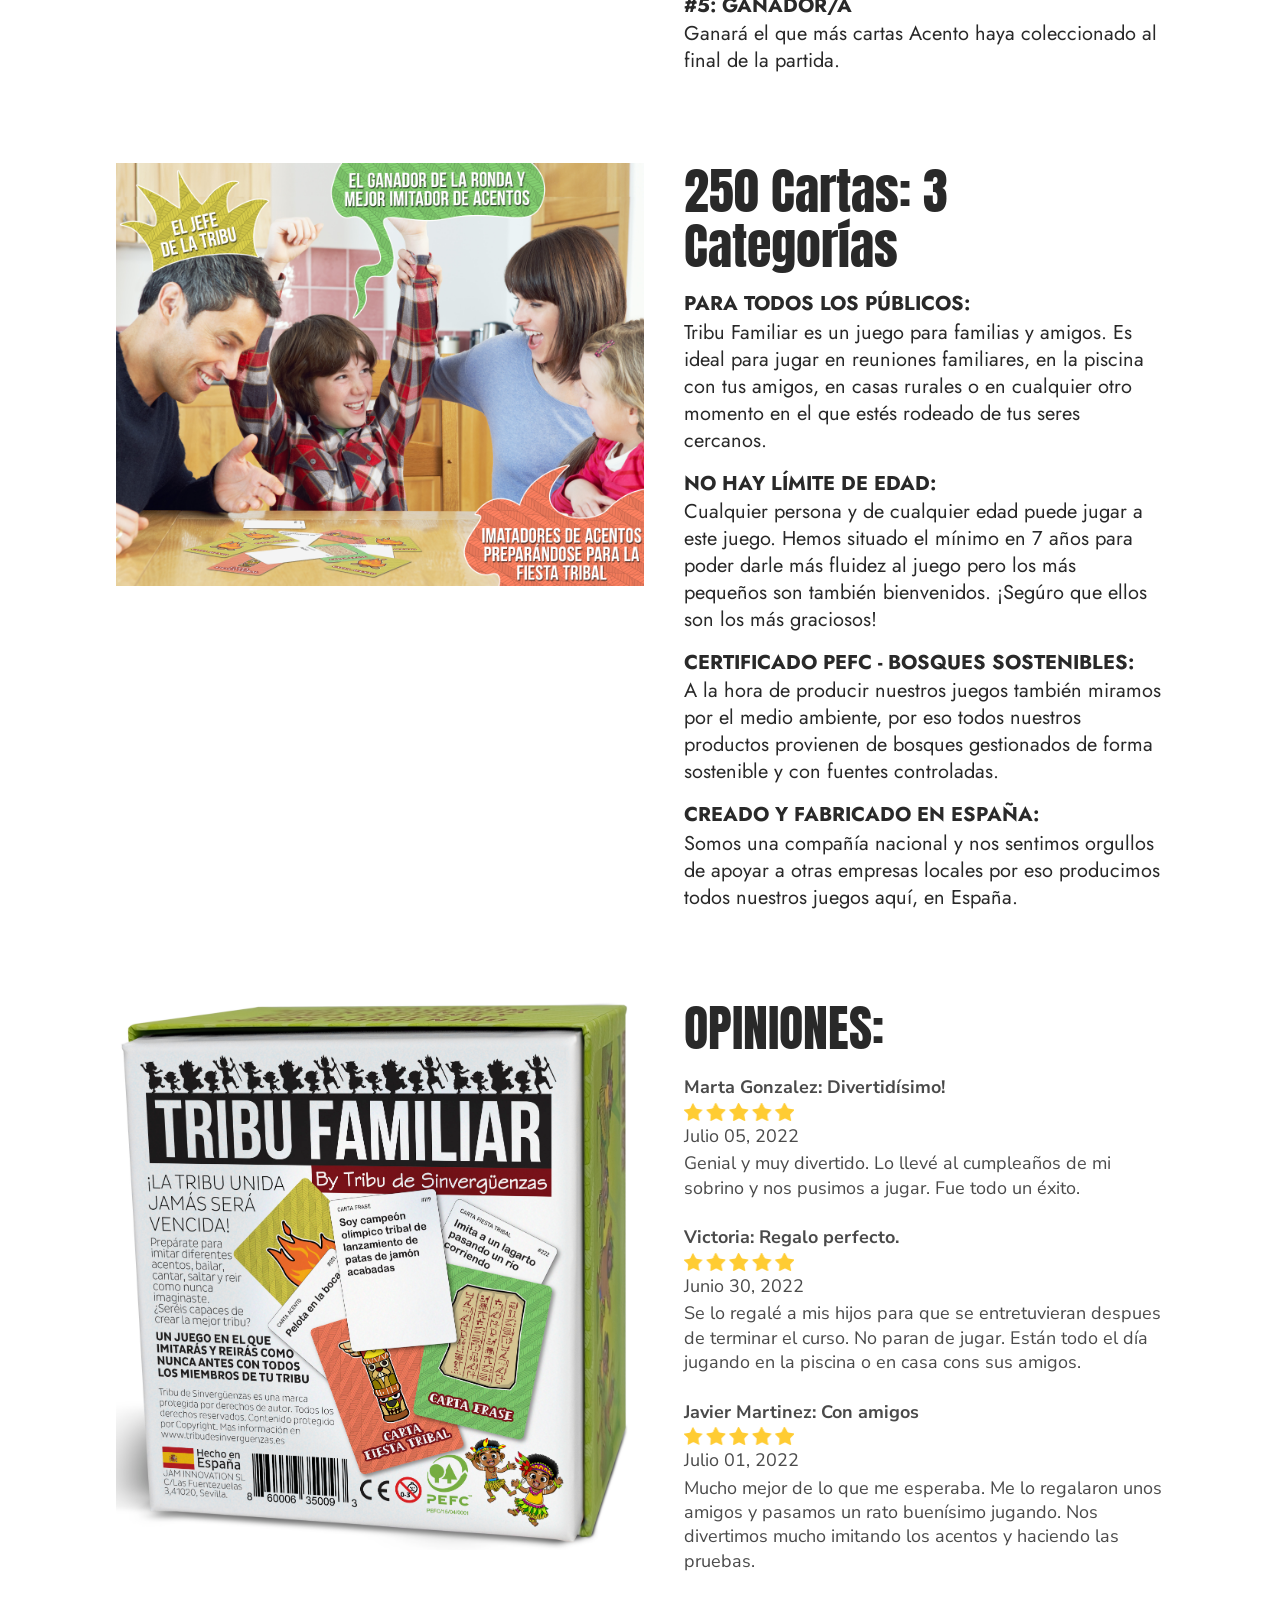
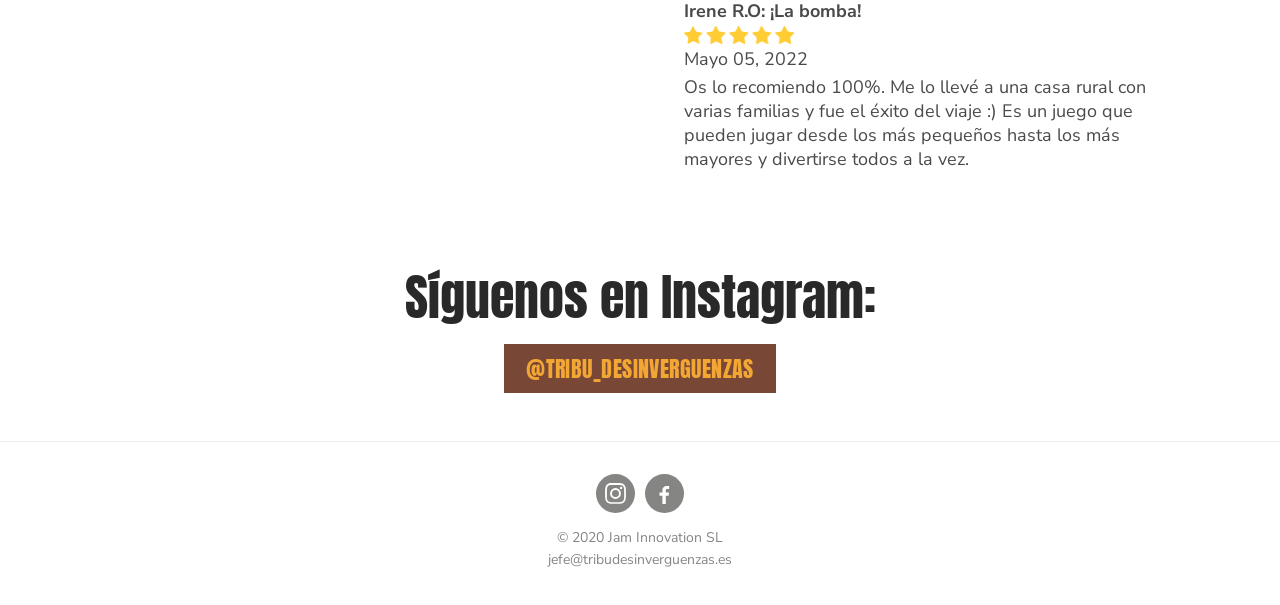
<file: tribufamiliar.html>
<!DOCTYPE html>
<html lang="es">
<head>
<meta charset="UTF-8">
<meta name="viewport" content="width=device-width, initial-scale=1">
<title>TRIBU FAMILIAR | Tu mejor tribu</title>
<meta name="description" content="Tribu Familiar: 250 cartas con acentos, frases disparatadas y fiesta tribal. El juego de mesa para familias y amigos a partir de 7 años.">
<link rel="preconnect" href="https://fonts.googleapis.com">
<link rel="preconnect" href="https://fonts.gstatic.com" crossorigin>
<link href="https://fonts.googleapis.com/css2?family=Anton&family=Jost:wght@400;700&family=Nunito+Sans:ital,wght@0,400;0,800;1,800&family=Poppins:ital,wght@0,600;1,600&family=Rye&family=Suez+One&display=swap" rel="stylesheet">
<link rel="stylesheet" href="css/style.css">
</head>
<body>

<header class="cabecera">
  <nav class="cabecera-inner" aria-label="Juegos">
    <a href="index.html">INICIO</a>
    <a aria-current="page" href="tribufamiliar.html"><img src="images/1f0e31_7af7dc77731c49d4a7b194ce9ae18150.png" alt="">TRIBU FAMILIAR</a>
    <a href="tribu.html"><img src="images/97ae45_40af73b3b44f4be3b6e86355d51bf430.jpg" alt="">Tribu de Sinvergüenzas</a>
    <a href="wasa.html"><img src="images/1f0e31_98fb23111f4145889fed183e33e5a864.jpg" alt="">WASA</a>
    <a class="sp" href="sigamospecando.html">SIGAMOS PECANDO</a>
  </nav>
</header>

<main>
<article class="producto">
  <div class="galeria">
    <img class="principal" src="images/1f0e31_d2a99e56d2604d12a2d5a6dd773438ec.jpg" alt="">
    <div class="miniaturas">
      <img src="images/1f0e31_df602599b57f417380ea4a8e2ac6f9dc.jpg" alt="">
      <img src="images/1f0e31_5e327b14734748e38c3ccf261b1ccc74.jpg" alt="">
      <img src="images/1f0e31_feda310ab7bf4e0094b49ad06da0e5e9.jpg" alt="">
      <img src="images/1f0e31_f479505b707740c1ab9cf6712c045ec1.jpg" alt="">
      <img src="images/1f0e31_a00c178b9daf4deb94c7227aee556c38.jpg" alt="">
    </div>
  </div>
  <div class="info">
    <h1>TRIBU FAMILIAR</h1>
    <p class="porque">Prepárate para imitar diferentes acentos, bailar, cantar, saltar y reir como nunca imaginaste. ¿Seréis capaces de crear la mejor tribu?</p>
    <p class="precios"><span class="precio-viejo">29.95€</span></p>
    <p style="margin:0 0 .3rem;">Cómpralo ahora a:</p>
    <p class="precios"><span class="precio">24,95€</span></p>
    <p class="claim">Para familias y amigos</p>
    <ul>
      <li>250 Cartas con 3 modalidades:
        <ul><li>Acentos</li><li>Frases disparatadas</li><li>Fiesta Tribal</li></ul>
      </li>
      <li>Un juego muy divertido.</li>
      <li>Para todos los públicos.</li>
      <li>+7 años / +3 Jugadores</li>
    </ul>
    <div class="botones">
      <a class="btn rojo" href="#comoSeJuega">VER MÁS</a>
      <a class="btn" href="https://www.amazon.es/dp/B0B57C3CXR">COMPRAR EN AMAZON</a>
    </div>
  </div>
</article>

<section class="seccion imagen-izq " id="comoSeJuega">
  <div class="ilustracion"><img src="images/1f0e31_b1d2d3782f9241aeb2f65e3fca639fa6.jpg" alt=""></div>
  <div class="cuerpo">
    <h2>Cómo se juega:</h2>
    <h3>#1: EL JEFE COMIENZA</h3>
    <p>El jugador edad más avanzada dividirá todas las cartas en las 3 categorías y repartirá 3 cartas frase a cada jugador.</p>
    <h3>#2: CARTA ACENTO</h3>
    <p>El jefe de la ronda mostrará la carta acento y todos los jugadores de la mesa tendrán que leer una de sus 3 cartas frase <strong>imitando el acento</strong> seleccionado.</p>
    <h3>#3: JEFES DE RONDA</h3>
    <p>El actual jefe de la partida elegirá al mejor imitador que se convertirá en el nuevo jefe de ronda, y le entregará la carta acento como trofeo.</p>
    <h3>#4: FIESTA TRIBAL</h3>
    <p>Para celebrarlo, el ganador sacará una carta de Fiesta Tribal y la leerá en alto. Estas cartas pueden ser acciones colectivas o individuales. Si es individual el nuevo jefe podrá elegir al jugador que la realizará. Si es colectiva, todos tendrán que hacerla.</p>
    <h3>#5: GANADOR/A</h3>
    <p>Ganará el que más cartas Acento haya coleccionado al final de la partida.</p>
  </div>
</section>

<section class="seccion imagen-izq ">
  <div class="ilustracion"><img src="images/1f0e31_c42206119b344d3fbf8c783576eb9768.jpg" alt=""></div>
  <div class="cuerpo">
    <h2>250 Cartas: 3 Categorías</h2>
    <h3>PARA TODOS LOS PÚBLICOS:</h3>
    <p>Tribu Familiar es un juego para familias y amigos. Es ideal para jugar en reuniones familiares, en la piscina con tus amigos, en casas rurales o en cualquier otro momento en el que estés rodeado de tus seres cercanos.</p>
    <h3>NO HAY LÍMITE DE EDAD:</h3>
    <p>Cualquier persona y de cualquier edad puede jugar a este juego. Hemos situado el mínimo en 7 años para poder darle más fluidez al juego pero los más pequeños son también bienvenidos. ¡Segúro que ellos son los más graciosos!</p>
    <h3>CERTIFICADO PEFC - BOSQUES SOSTENIBLES:</h3>
    <p>A la hora de producir nuestros juegos también miramos por el medio ambiente, por eso todos nuestros productos provienen de bosques gestionados de forma sostenible y con fuentes controladas.</p>
    <h3>CREADO Y FABRICADO EN ESPAÑA:</h3>
    <p>Somos una compañía nacional y nos sentimos orgullos de apoyar a otras empresas locales por eso producimos todos nuestros juegos aquí, en España.</p>
  </div>
</section>
<section class="seccion imagen-izq opiniones">
  <div class="ilustracion"><img src="images/1f0e31_a00c178b9daf4deb94c7227aee556c38.jpg" alt=""></div>
  <div class="cuerpo">
    <h2>OPINIONES:</h2>
    <div class="resena">
      <p class="nombre">Marta Gonzalez: Divertidísimo!</p>
      <img class="estrellas" src="images/97ae45_0c895eaf3e76449581326569c1b3637d.png" alt="5 de 5 estrellas">
      <p class="fecha">Julio 05, 2022</p>
      <p>Genial y muy divertido. Lo llevé al cumpleaños de mi sobrino y nos pusimos a jugar. Fue todo un éxito.</p>
    </div>
    <div class="resena">
      <p class="nombre">Victoria: Regalo perfecto.</p>
      <img class="estrellas" src="images/97ae45_0c895eaf3e76449581326569c1b3637d.png" alt="5 de 5 estrellas">
      <p class="fecha">Junio 30, 2022</p>
      <p>Se lo regalé a mis hijos para que se entretuvieran despues de terminar el curso. No paran de jugar. Están todo el día jugando en la piscina o en casa cons sus amigos.</p>
    </div>
    <div class="resena">
      <p class="nombre">Javier Martinez: Con amigos</p>
      <img class="estrellas" src="images/97ae45_0c895eaf3e76449581326569c1b3637d.png" alt="5 de 5 estrellas">
      <p class="fecha">Julio 01, 2022</p>
      <p>Mucho mejor de lo que me esperaba. Me lo regalaron unos amigos y pasamos un rato buenísimo jugando. Nos divertimos mucho imitando los acentos y haciendo las pruebas.</p>
    </div>
    <div class="resena">
      <p class="nombre">Irene R.O: ¡La bomba!</p>
      <img class="estrellas" src="images/97ae45_0c895eaf3e76449581326569c1b3637d.png" alt="5 de 5 estrellas">
      <p class="fecha">Mayo 05, 2022</p>
      <p>Os lo recomiendo 100%. Me lo llevé a una casa rural con varias familias y fue el éxito del viaje :) Es un juego que pueden jugar desde los más pequeños hasta los más mayores y divertirse todos a la vez.</p>
    </div>
  </div>
</section>
<section class="instagram">
  <h2>Síguenos en Instagram:</h2>
  <a class="btn marron" href="https://www.instagram.com/tribu_desinverguenzas/">@tribu_desinverguenzas</a>
</section>
</main>

<footer>
  <div class="social">
    <a href="https://www.instagram.com/tribu_desinverguenzas/" aria-label="Instagram"><svg viewBox="0 0 24 24" aria-hidden="true"><path d="M12 2.2c3.2 0 3.6 0 4.9.1 1.2.1 1.8.2 2.2.4.6.2 1 .5 1.4.9.4.4.7.8.9 1.4.2.4.4 1 .4 2.2.1 1.3.1 1.7.1 4.9s0 3.6-.1 4.9c-.1 1.2-.2 1.8-.4 2.2-.2.6-.5 1-.9 1.4-.4.4-.8.7-1.4.9-.4.2-1 .4-2.2.4-1.3.1-1.7.1-4.9.1s-3.6 0-4.9-.1c-1.2-.1-1.8-.2-2.2-.4-.6-.2-1-.5-1.4-.9-.4-.4-.7-.8-.9-1.4-.2-.4-.4-1-.4-2.2C2.2 15.6 2.2 15.2 2.2 12s0-3.6.1-4.9c.1-1.2.2-1.8.4-2.2.2-.6.5-1 .9-1.4.4-.4.8-.7 1.4-.9.4-.2 1-.4 2.2-.4C8.4 2.2 8.8 2.2 12 2.2m0-2.2C8.7 0 8.3 0 7 .1 5.7.1 4.9.3 4.1.6c-.7.3-1.4.7-2 1.3-.6.6-1 1.2-1.3 2C.5 4.7.3 5.5.2 6.8.1 8.1.1 8.5.1 11.8s0 3.7.1 5c.1 1.3.3 2.1.6 2.9.3.7.7 1.4 1.3 2 .6.6 1.2 1 2 1.3.8.3 1.6.5 2.9.6 1.3.1 1.7.1 5 .1s3.7 0 5-.1c1.3-.1 2.1-.3 2.9-.6.7-.3 1.4-.7 2-1.3.6-.6 1-1.2 1.3-2 .3-.8.5-1.6.6-2.9.1-1.3.1-1.7.1-5s0-3.7-.1-5c-.1-1.3-.3-2.1-.6-2.9-.3-.7-.7-1.4-1.3-2-.6-.6-1.2-1-2-1.3-.8-.3-1.6-.5-2.9-.6C15.7 0 15.3 0 12 0z"/><path d="M12 5.8a6.2 6.2 0 1 0 0 12.4 6.2 6.2 0 0 0 0-12.4zm0 10.2a4 4 0 1 1 0-8 4 4 0 0 1 0 8z"/><circle cx="18.4" cy="5.6" r="1.4"/></svg></a>
    <a href="https://www.facebook.com/Tribu-De-Sin-Verg%C3%BCenzas-1827739674004609" aria-label="Facebook"><svg viewBox="0 0 24 24" aria-hidden="true"><path d="M13.5 24v-9.4h3.2l.5-3.7h-3.7V8.6c0-1.1.3-1.8 1.8-1.8h2V3.5c-.3 0-1.5-.1-2.9-.1-2.9 0-4.8 1.8-4.8 5v2.5H6.3v3.7h3.3V24z"/></svg></a>
  </div>
  <p>© 2020 Jam Innovation SL</p>
  <p><a href="mailto:jefe@tribudesinverguenzas.es">jefe@tribudesinverguenzas.es</a></p>
</footer>

</body>
</html>
</file>
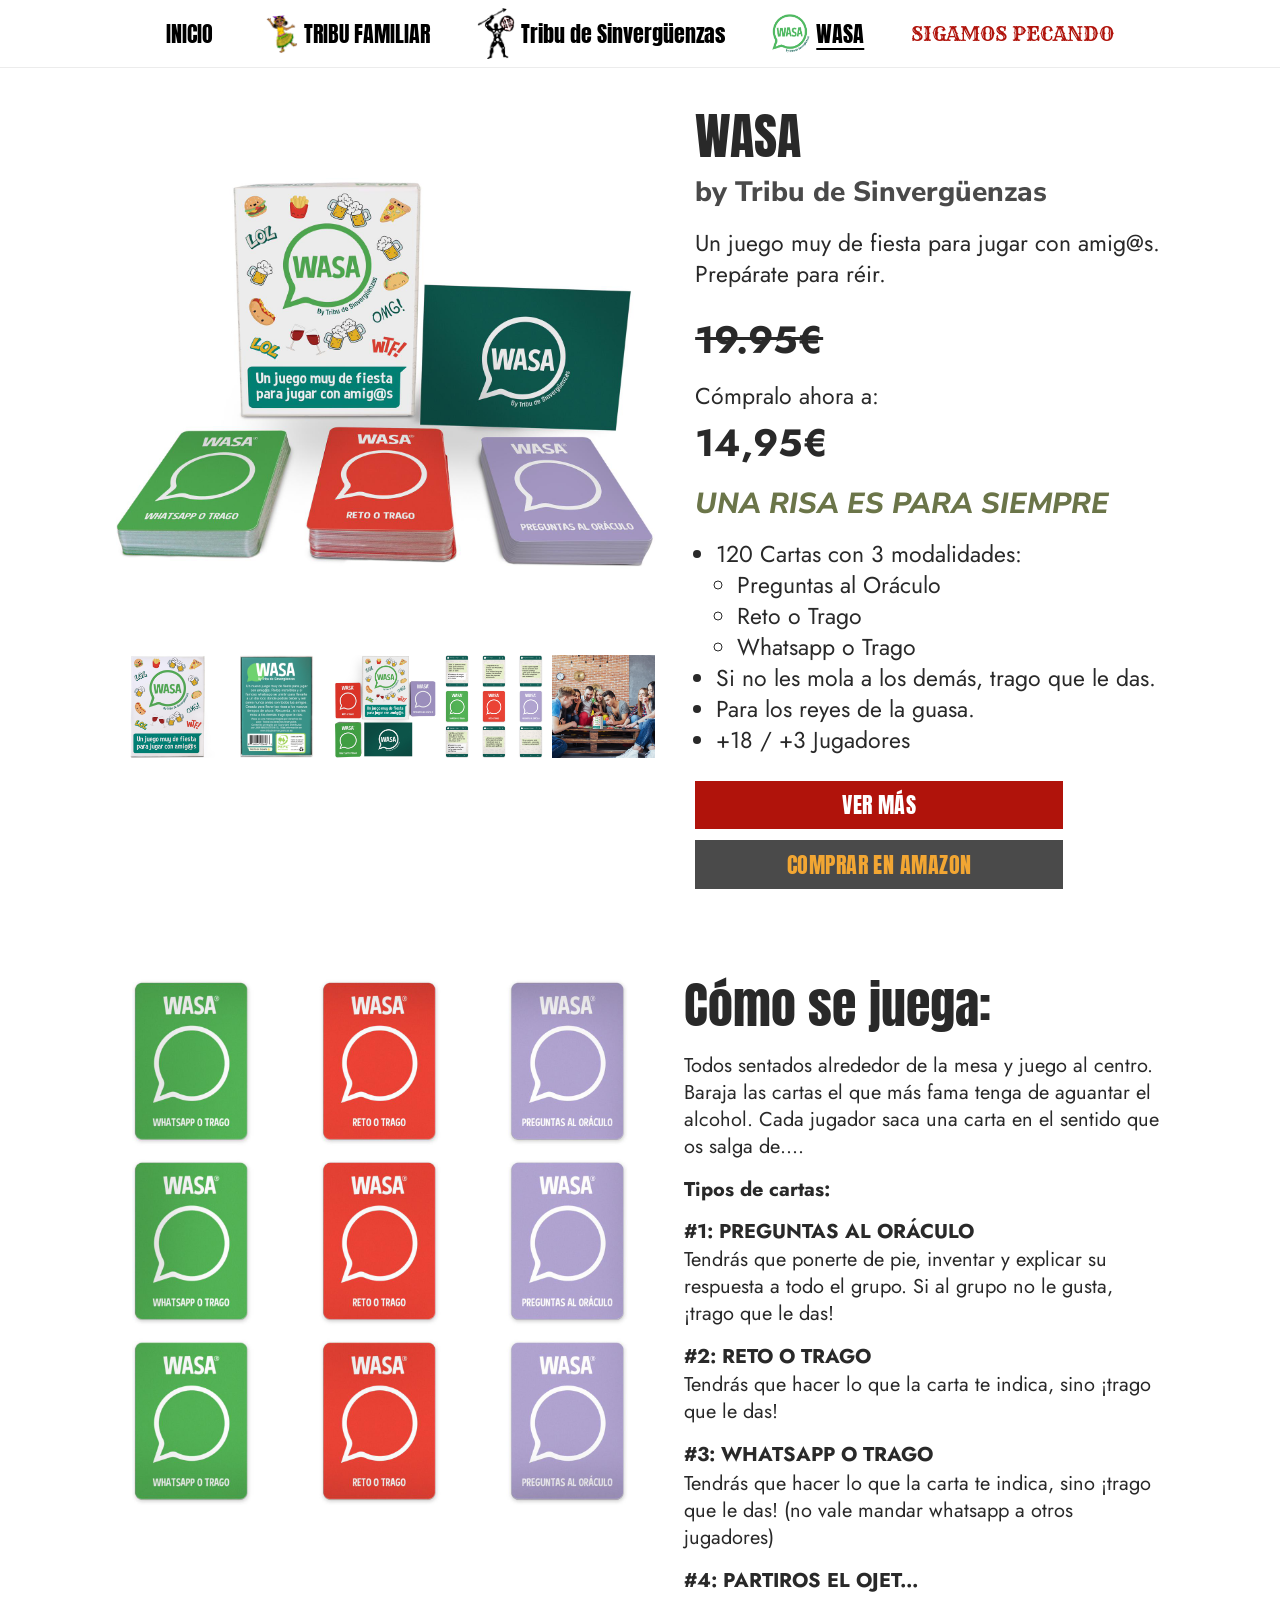
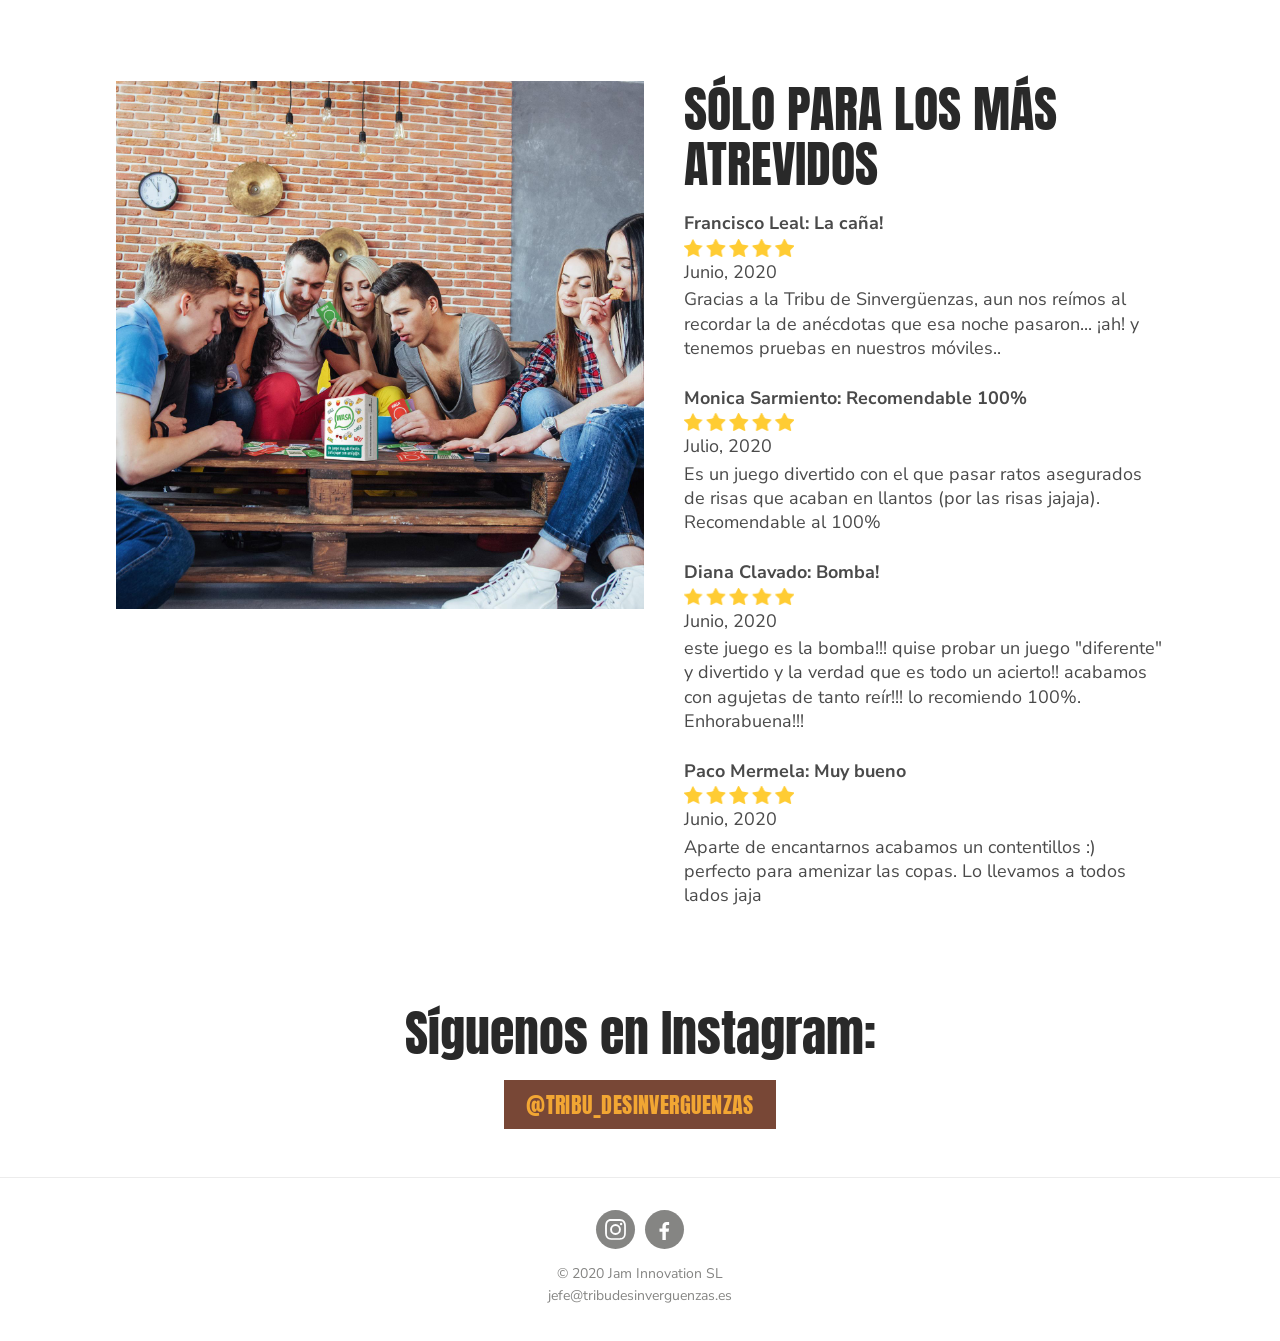
<file: wasa.html>
<!DOCTYPE html>
<html lang="es">
<head>
<meta charset="UTF-8">
<meta name="viewport" content="width=device-width, initial-scale=1">
<title>WASA | TribuDeSinVerguenzas</title>
<meta name="description" content="WASA by Tribu de Sinvergüenzas: 120 cartas de preguntas al oráculo, retos y whatsapps. Un juego muy de fiesta para reír con amig@s.">
<link rel="preconnect" href="https://fonts.googleapis.com">
<link rel="preconnect" href="https://fonts.gstatic.com" crossorigin>
<link href="https://fonts.googleapis.com/css2?family=Anton&family=Jost:wght@400;700&family=Nunito+Sans:ital,wght@0,400;0,800;1,800&family=Poppins:ital,wght@0,600;1,600&family=Rye&family=Suez+One&display=swap" rel="stylesheet">
<link rel="stylesheet" href="css/style.css">
</head>
<body>

<header class="cabecera">
  <nav class="cabecera-inner" aria-label="Juegos">
    <a href="index.html">INICIO</a>
    <a href="tribufamiliar.html"><img src="images/1f0e31_7af7dc77731c49d4a7b194ce9ae18150.png" alt="">TRIBU FAMILIAR</a>
    <a href="tribu.html"><img src="images/97ae45_40af73b3b44f4be3b6e86355d51bf430.jpg" alt="">Tribu de Sinvergüenzas</a>
    <a aria-current="page" href="wasa.html"><img src="images/1f0e31_98fb23111f4145889fed183e33e5a864.jpg" alt="">WASA</a>
    <a class="sp" href="sigamospecando.html">SIGAMOS PECANDO</a>
  </nav>
</header>

<main>
<article class="producto">
  <div class="galeria">
    <img class="principal" src="images/1f0e31_52ffe3abd0c84fae821433d764284f17.jpeg" alt="">
    <div class="miniaturas">
      <img src="images/1f0e31_68f67c2f10ef4f89b6c000f7cee2054f.jpeg" alt="">
      <img src="images/1f0e31_60a9c41e20b648feabcc03f2e96b8023.jpg" alt="">
      <img src="images/1f0e31_085d7515a6984b058a451b92659c19d4.jpeg" alt="">
      <img src="images/1f0e31_51f7623e642c41ce92798adfb7913812.jpeg" alt="">
      <img src="images/1f0e31_d9763b59bfca46e8830ac1be24700a77.jpeg" alt="">
    </div>
  </div>
  <div class="info">
    <h1>WASA</h1>
  <p style="font-family:'Nunito Sans',sans-serif;font-weight:800;font-size:28px;color:var(--gris-boton);margin:-.6rem 0 1rem;">by Tribu de Sinvergüenzas</p>
    <p class="porque">Un juego muy de fiesta para jugar con amig@s. Prepárate para réir.</p>
    <p class="precios"><span class="precio-viejo">19.95€</span></p>
    <p style="margin:0 0 .3rem;">Cómpralo ahora a:</p>
    <p class="precios"><span class="precio">14,95€</span></p>
    <p class="claim">UNA RISA ES PARA SIEMPRE</p>
    <ul>
      <li>120 Cartas con 3 modalidades:
        <ul><li>Preguntas al Oráculo</li><li>Reto o Trago</li><li>Whatsapp o Trago</li></ul>
      </li>
      <li>Si no les mola a los demás, trago que le das.</li>
      <li>Para los reyes de la guasa.</li>
      <li>+18 / +3 Jugadores</li>
    </ul>
    <div class="botones">
      <a class="btn rojo" href="#comoSeJuega">VER MÁS</a>
      <a class="btn" href="https://www.amazon.es/Tribu-Sinverg%C3%BCenzas-%F0%9F%A4%A3-WASA-Fiestas/dp/B08BTW5R2B?maas=maas_adg_AD17A0F1D6F1CFB015671F8469B7643E_afap_abs&amp;ref_=aa_maas&amp;tag=maas&amp;ref_=ast_sto_dp">COMPRAR EN AMAZON</a>
    </div>
  </div>
</article>

<section class="seccion imagen-izq " id="comoSeJuega">
  <div class="ilustracion"><img src="images/1f0e31_724a79ad07e64df1be6c47130bf5ee9b.jpeg" alt=""></div>
  <div class="cuerpo">
    <h2>Cómo se juega:</h2>
    <p>Todos sentados alrededor de la mesa y juego al centro. Baraja las cartas el que más fama tenga de aguantar el alcohol. Cada jugador saca una carta en el sentido que os salga de….</p>
    <h3>Tipos de cartas:</h3>
    <p></p>
    <h3>#1: PREGUNTAS AL ORÁCULO</h3>
    <p>Tendrás que ponerte de pie, inventar y explicar su respuesta a todo el grupo. Si al grupo no le gusta, ¡trago que le das!</p>
    <h3>#2: RETO O TRAGO</h3>
    <p>Tendrás que hacer lo que la carta te indica, sino ¡trago que le das!</p>
    <h3>#3: WHATSAPP O TRAGO</h3>
    <p>Tendrás que hacer lo que la carta te indica, sino ¡trago que le das! (no vale mandar whatsapp a otros jugadores)</p>
    <h3>#4: PARTIROS EL OJET...</h3>
    <p></p>
  </div>
</section>
<section class="seccion imagen-izq opiniones">
  <div class="ilustracion"><img src="images/1f0e31_d9763b59bfca46e8830ac1be24700a77.jpeg" alt=""></div>
  <div class="cuerpo">
    <h2>SÓLO PARA LOS MÁS ATREVIDOS</h2>
    <div class="resena">
      <p class="nombre">Francisco Leal: La caña!</p>
      <img class="estrellas" src="images/97ae45_0c895eaf3e76449581326569c1b3637d.png" alt="5 de 5 estrellas">
      <p class="fecha">Junio, 2020</p>
      <p>Gracias a la Tribu de Sinvergüenzas, aun nos reímos al recordar la de anécdotas que esa noche pasaron... ¡ah! y tenemos pruebas en nuestros móviles..</p>
    </div>
    <div class="resena">
      <p class="nombre">Monica Sarmiento: Recomendable 100%</p>
      <img class="estrellas" src="images/97ae45_0c895eaf3e76449581326569c1b3637d.png" alt="5 de 5 estrellas">
      <p class="fecha">Julio, 2020</p>
      <p>Es un juego divertido con el que pasar ratos asegurados de risas que acaban en llantos (por las risas jajaja). Recomendable al 100%</p>
    </div>
    <div class="resena">
      <p class="nombre">Diana Clavado: Bomba!</p>
      <img class="estrellas" src="images/97ae45_0c895eaf3e76449581326569c1b3637d.png" alt="5 de 5 estrellas">
      <p class="fecha">Junio, 2020</p>
      <p>este juego es la bomba!!! quise probar un juego "diferente" y divertido y la verdad que es todo un acierto!! acabamos con agujetas de tanto reír!!! lo recomiendo 100%. Enhorabuena!!!</p>
    </div>
    <div class="resena">
      <p class="nombre">Paco Mermela: Muy bueno</p>
      <img class="estrellas" src="images/97ae45_0c895eaf3e76449581326569c1b3637d.png" alt="5 de 5 estrellas">
      <p class="fecha">Junio, 2020</p>
      <p>Aparte de encantarnos acabamos un contentillos :) perfecto para amenizar las copas. Lo llevamos a todos lados jaja</p>
    </div>
  </div>
</section>
<section class="instagram">
  <h2>Síguenos en Instagram:</h2>
  <a class="btn marron" href="https://www.instagram.com/tribu_desinverguenzas/">@tribu_desinverguenzas</a>
</section>
</main>

<footer>
  <div class="social">
    <a href="https://www.instagram.com/tribu_desinverguenzas/" aria-label="Instagram"><svg viewBox="0 0 24 24" aria-hidden="true"><path d="M12 2.2c3.2 0 3.6 0 4.9.1 1.2.1 1.8.2 2.2.4.6.2 1 .5 1.4.9.4.4.7.8.9 1.4.2.4.4 1 .4 2.2.1 1.3.1 1.7.1 4.9s0 3.6-.1 4.9c-.1 1.2-.2 1.8-.4 2.2-.2.6-.5 1-.9 1.4-.4.4-.8.7-1.4.9-.4.2-1 .4-2.2.4-1.3.1-1.7.1-4.9.1s-3.6 0-4.9-.1c-1.2-.1-1.8-.2-2.2-.4-.6-.2-1-.5-1.4-.9-.4-.4-.7-.8-.9-1.4-.2-.4-.4-1-.4-2.2C2.2 15.6 2.2 15.2 2.2 12s0-3.6.1-4.9c.1-1.2.2-1.8.4-2.2.2-.6.5-1 .9-1.4.4-.4.8-.7 1.4-.9.4-.2 1-.4 2.2-.4C8.4 2.2 8.8 2.2 12 2.2m0-2.2C8.7 0 8.3 0 7 .1 5.7.1 4.9.3 4.1.6c-.7.3-1.4.7-2 1.3-.6.6-1 1.2-1.3 2C.5 4.7.3 5.5.2 6.8.1 8.1.1 8.5.1 11.8s0 3.7.1 5c.1 1.3.3 2.1.6 2.9.3.7.7 1.4 1.3 2 .6.6 1.2 1 2 1.3.8.3 1.6.5 2.9.6 1.3.1 1.7.1 5 .1s3.7 0 5-.1c1.3-.1 2.1-.3 2.9-.6.7-.3 1.4-.7 2-1.3.6-.6 1-1.2 1.3-2 .3-.8.5-1.6.6-2.9.1-1.3.1-1.7.1-5s0-3.7-.1-5c-.1-1.3-.3-2.1-.6-2.9-.3-.7-.7-1.4-1.3-2-.6-.6-1.2-1-2-1.3-.8-.3-1.6-.5-2.9-.6C15.7 0 15.3 0 12 0z"/><path d="M12 5.8a6.2 6.2 0 1 0 0 12.4 6.2 6.2 0 0 0 0-12.4zm0 10.2a4 4 0 1 1 0-8 4 4 0 0 1 0 8z"/><circle cx="18.4" cy="5.6" r="1.4"/></svg></a>
    <a href="https://www.facebook.com/Tribu-De-Sin-Verg%C3%BCenzas-1827739674004609" aria-label="Facebook"><svg viewBox="0 0 24 24" aria-hidden="true"><path d="M13.5 24v-9.4h3.2l.5-3.7h-3.7V8.6c0-1.1.3-1.8 1.8-1.8h2V3.5c-.3 0-1.5-.1-2.9-.1-2.9 0-4.8 1.8-4.8 5v2.5H6.3v3.7h3.3V24z"/></svg></a>
  </div>
  <p>© 2020 Jam Innovation SL</p>
  <p><a href="mailto:jefe@tribudesinverguenzas.es">jefe@tribudesinverguenzas.es</a></p>
</footer>

</body>
</html>
</file>
<file: css/style.css>
/* TRIBU DE SINVERGÜENZAS — hoja de estilos v1.0
   Réplica estática de la web de Wix. Fuentes de Google equivalentes a las originales:
   Anton y Suez One y Poppins son las mismas; Futura → Jost; Avenir/Museo/Proxima → Nunito Sans;
   Rosewood → Rye; Impact se toma del sistema con Anton de reserva. */

:root {
  --oliva: #A0B06D;
  --verde: #7EB05F;
  --verde-oscuro: #6B7549;
  --negro: #282626;
  --gris-boton: #4A4A4A;
  --naranja: #F2A633;
  --amarillo: #FFCD17;
  --marron: #784736;
  --rojo: #B0130B;
  --tinta: #292929;
  --gris-texto: #858583;
  --crema: #F7F1EB;
  --max: 980px;
}

* { box-sizing: border-box; }
html { scroll-behavior: smooth; scroll-padding-top: 6rem; }
@media (prefers-reduced-motion: reduce) { html { scroll-behavior: auto; } }

body {
  margin: 0;
  background: #fff;
  color: var(--tinta);
  font-family: "Jost", "Futura", system-ui, sans-serif;
  font-size: 23px;
  line-height: 1.35;
}

img { max-width: 100%; display: block; }
a:focus-visible, .btn:focus-visible { outline: 3px solid var(--rojo); outline-offset: 3px; }

h1, h2, h3 { font-family: "Anton", Impact, sans-serif; font-weight: 400; line-height: 1.1; margin: 0 0 .4em; }

/* ---- Cabecera: los cuatro juegos ---- */
.cabecera { background: #fff; border-bottom: 1px solid #ECECEC; position: sticky; top: 0; z-index: 20; }
.cabecera-inner {
  max-width: var(--max);
  margin: 0 auto;
  padding: .5rem 1rem;
  display: flex;
  align-items: center;
  justify-content: space-between;
  flex-wrap: wrap;
  gap: .4rem 1.2rem;
}
.cabecera a {
  display: flex;
  align-items: center;
  gap: .4rem;
  text-decoration: none;
  color: #000;
  font-family: Impact, "Anton", sans-serif;
  font-size: 22px;
  line-height: 1;
}
.cabecera img { width: 38px; height: auto; }
.cabecera a.sp { font-family: "Rye", "Rosewood", serif; font-size: 20px; color: var(--rojo); }
.cabecera a:hover { opacity: .7; }
.cabecera a[aria-current="page"] { text-decoration: underline; text-underline-offset: 5px; }

/* ---- Botones ---- */
.btn {
  display: inline-block;
  padding: .7rem 1.4rem;
  border: 0;
  font-family: "Anton", Impact, sans-serif;
  font-size: 22px;
  line-height: 1.2;
  letter-spacing: .02em;
  text-align: center;
  text-decoration: none;
  text-transform: uppercase;
  background: var(--gris-boton);
  color: var(--naranja);
}
.btn:hover { filter: brightness(1.15); }
.btn.amarillo { background: var(--amarillo); color: #293133; font-family: "Nunito Sans", sans-serif; font-weight: 800; font-size: 15px; padding: .8rem 1.2rem; }
.btn.marron { background: var(--marron); }
.btn.oliva { background: var(--verde-oscuro); }
.btn.rojo { background: var(--rojo); color: #fff; }
.btn.gris-claro { background: var(--gris-boton); color: #fff; font-family: "Poppins", sans-serif; font-weight: 600; font-size: 20px; text-transform: none; }

/* ---- Portada: cabecera con montañas ---- */
.hero {
  position: relative;
  isolation: isolate;
  min-height: 632px;
  display: grid;
  grid-template-columns: 1fr 1fr;
  align-items: center;
  gap: 2rem;
  padding: 2rem clamp(1rem, 5vw, 3rem);
}
.hero::before {
  content: "";
  position: absolute; inset: 0;
  background: url("../images/99ec98fdb81945c29c25a3ad6c5606b1.jpg") center/cover;
  z-index: -1;
}
.hero .caja img { max-height: 505px; width: auto; margin: 0 auto; }
.hero .panel {
  background: var(--crema);
  padding: 2.2rem;
  max-width: 420px;
}
.hero .panel p {
  margin: 0;
  font-family: "Suez One", Georgia, serif;
  line-height: 1.05;
}
.hero .panel .l1 { font-size: 40px; color: var(--verde-oscuro); }
.hero .panel .l2 { font-size: 58px; color: #403C2F; }
.hero .panel .l3 { font-size: 60px; color: var(--verde-oscuro); margin-bottom: 1.2rem; }

/* ---- Bandas de producto en la portada ---- */
.banda { background: var(--bg, #fff); color: var(--txt, var(--tinta)); }
.banda-inner {
  max-width: var(--max);
  margin: 0 auto;
  padding: 3.5rem 1rem;
  display: grid;
  grid-template-columns: 1fr 1fr;
  gap: 2.5rem;
  align-items: center;
}
.banda.foto-izq .texto { order: 2; }
.banda .intro { font-family: "Anton", Impact, sans-serif; font-size: 35px; margin: 0 0 .6rem; }
.banda h2 { font-size: 50px; margin-bottom: .3em; }
.banda p { margin: 0 0 1.4rem; }
.banda .botones { display: flex; flex-direction: column; gap: .7rem; align-items: flex-start; }
.banda .botones .btn { width: 100%; max-width: 368px; }

/* La familia unida: banda oliva con foto a sangre */
.familia { background: var(--oliva); display: grid; grid-template-columns: 1fr 1fr; align-items: center; }
.familia .texto { padding: 3rem clamp(1rem, 4vw, 3rem); max-width: 620px; margin-left: auto; }
.familia .frase {
  margin: 0 0 1.5rem;
  font-family: "Poppins", sans-serif;
  font-style: italic;
  font-weight: 600;
  font-size: clamp(2.2rem, 5.4vw, 77px);
  line-height: 1.05;
  color: #3C231B;
}
.familia .caja { max-width: 290px; margin-bottom: 1.2rem; }
.familia .foto img { width: 100%; height: 100%; object-fit: cover; }

/* Sigamos pecando: panel oscuro */
.panel-oscuro { max-width: var(--max); margin: 3.5rem auto; background: var(--negro); color: #fff; }
.panel-oscuro .banda-inner { padding: 3rem 2.5rem; }
.panel-oscuro h2 { color: var(--rojo); }
.panel-oscuro .sub { font-weight: 700; color: var(--rojo); margin: 0 0 1rem; }
.panel-oscuro .nota { color: var(--rojo); }

/* ---- Páginas de producto ---- */
.producto {
  max-width: 1080px;
  margin: 0 auto;
  padding: 2.5rem 1rem 3rem;
  display: grid;
  grid-template-columns: 1.15fr 1fr;
  gap: 2.5rem;
}
.galeria .principal { background: #fff; }
.galeria .miniaturas {
  display: grid;
  grid-template-columns: repeat(5, 1fr);
  gap: .4rem;
  margin-top: .5rem;
}
.galeria .miniaturas img { aspect-ratio: 1; object-fit: cover; cursor: zoom-in; }
.producto h1 { font-size: 50px; }
.producto .porque { font-size: 23px; margin: 0 0 1.5rem; }
.precios { margin: 0 0 1rem; }
.precio-viejo { font-weight: 700; font-size: 38px; text-decoration: line-through; }
.precio { font-weight: 700; font-size: 38px; }
.claim {
  font-family: "Nunito Sans", sans-serif;
  font-weight: 800;
  font-style: italic;
  font-size: 29px;
  color: var(--verde-oscuro);
  margin: 0 0 1rem;
}
.producto ul { margin: 0 0 1.5rem; padding-left: 1.3rem; }
.producto ul ul { margin: 0; }
.producto .botones { display: flex; flex-direction: column; gap: .7rem; }
.producto .botones .btn { max-width: 368px; }

/* Secciones de contenido de las páginas de producto */
.seccion { max-width: 1080px; margin: 0 auto; padding: 2.5rem 1rem; display: grid; grid-template-columns: 1.1fr 1fr; gap: 2.5rem; align-items: start; }
.seccion.imagen-izq .cuerpo { order: 2; }
.seccion h2 { font-size: 50px; }
.seccion h3 { font-family: "Jost", sans-serif; font-weight: 700; font-size: 20px; margin: 1.2rem 0 .2rem; }
.seccion p { font-size: 20px; margin: 0 0 .6rem; }
.seccion .intro { font-size: 23px; }

/* Opiniones */
.opiniones .resena { margin-bottom: 1.6rem; font-family: "Nunito Sans", sans-serif; font-size: 18px; color: #4A4A4A; }
.opiniones .resena .nombre { font-weight: 700; }
.opiniones .resena .estrellas { width: 110px; margin: .2rem 0; }
.opiniones .resena .fecha { margin: 0 0 .2rem; }
.opiniones .resena p { font-size: 18px; margin: 0; }

/* Instagram */
.instagram { max-width: var(--max); margin: 0 auto; padding: 2rem 1rem 3rem; text-align: center; }
.instagram h2 { font-size: 50px; }

/* ---- Pie ---- */
footer { border-top: 1px solid #ECECEC; padding: 2rem 1rem; text-align: center; color: var(--gris-texto); font-family: "Nunito Sans", sans-serif; font-size: 14px; }
footer p { margin: .2rem 0; }
footer a { color: var(--gris-texto); text-decoration: none; }
footer a:hover { text-decoration: underline; }
.social { display: flex; justify-content: center; gap: 10px; margin-bottom: 1rem; }
.social a { display: grid; place-items: center; width: 39px; height: 39px; border-radius: 50%; background: var(--gris-texto); }
.social a:hover { background: var(--gris-boton); }
.social svg { width: 21px; height: 21px; fill: #fff; }

/* ---- Tableta ---- */
@media (max-width: 900px) {
  body { font-size: 20px; }
  .hero { grid-template-columns: 1fr; text-align: center; min-height: 0; }
  .hero .panel { margin: 0 auto; }
  .familia { grid-template-columns: 1fr; }
  .familia .texto { margin: 0; max-width: none; }
  .banda-inner, .producto, .seccion { grid-template-columns: 1fr; }
  .banda.foto-izq .texto, .seccion.imagen-izq .cuerpo { order: 0; }
  .banda .foto, .seccion .ilustracion { order: -1; }
  .producto h1, .seccion h2, .banda h2 { font-size: clamp(2rem, 7vw, 50px); }
}

/* ---- Móvil ---- */
@media (max-width: 640px) {
  .cabecera-inner { justify-content: center; gap: .3rem .9rem; }
  .cabecera a { font-size: 17px; }
  .cabecera img { width: 30px; }
  .cabecera a.sp { font-size: 15px; }
  .banda-inner, .panel-oscuro .banda-inner { padding: 2.2rem 1rem; }
  .panel-oscuro { margin: 2rem 1rem; }
  .banda .intro { font-size: 26px; }
  .galeria .miniaturas { grid-template-columns: repeat(4, 1fr); }
  .btn { font-size: 19px; }
}
</file>
